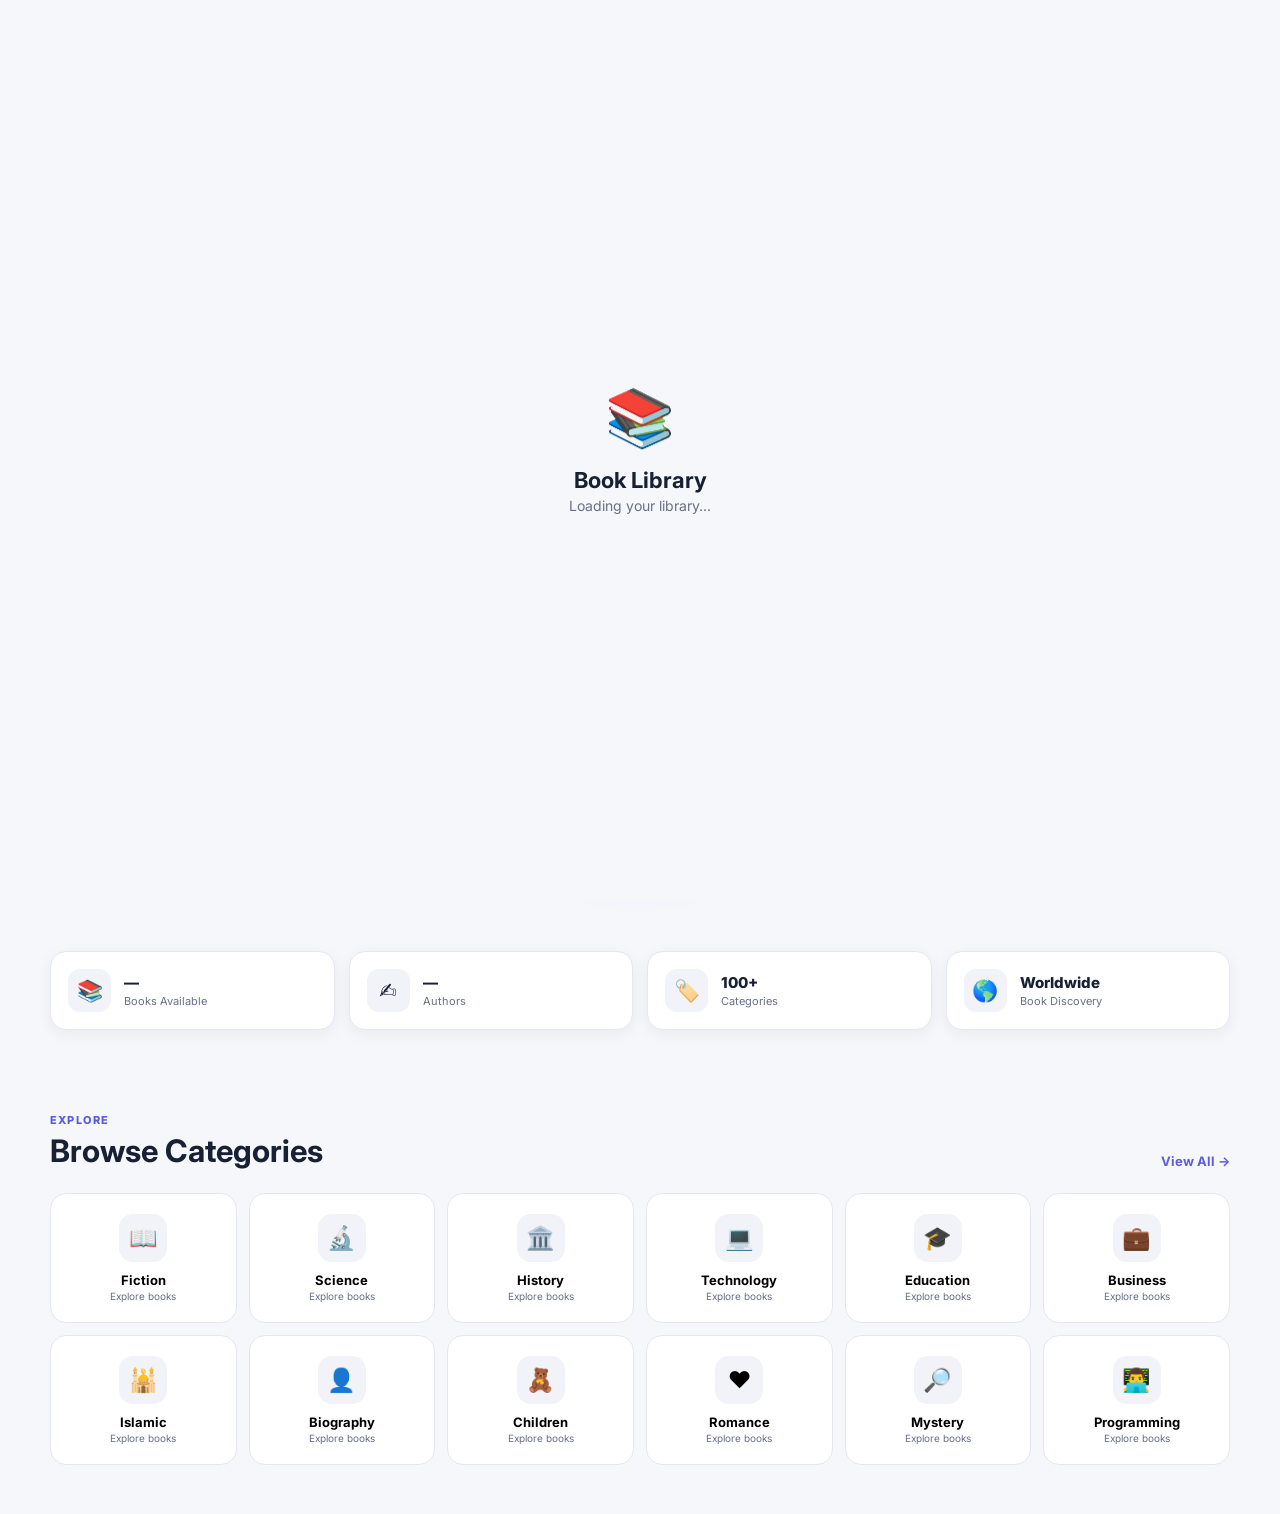
<file: index.html>
<!DOCTYPE html>
<html lang="en">
<head>
    <meta charset="UTF-8">
    <meta name="viewport" content="width=device-width, initial-scale=1.0">

    <title>Book Library</title>

    <meta
        http-equiv="refresh"
        content="0; url=index/index.html"
    >
</head>

<body>

    <p>Opening Book Library...</p>

</body>
</html>
</file>
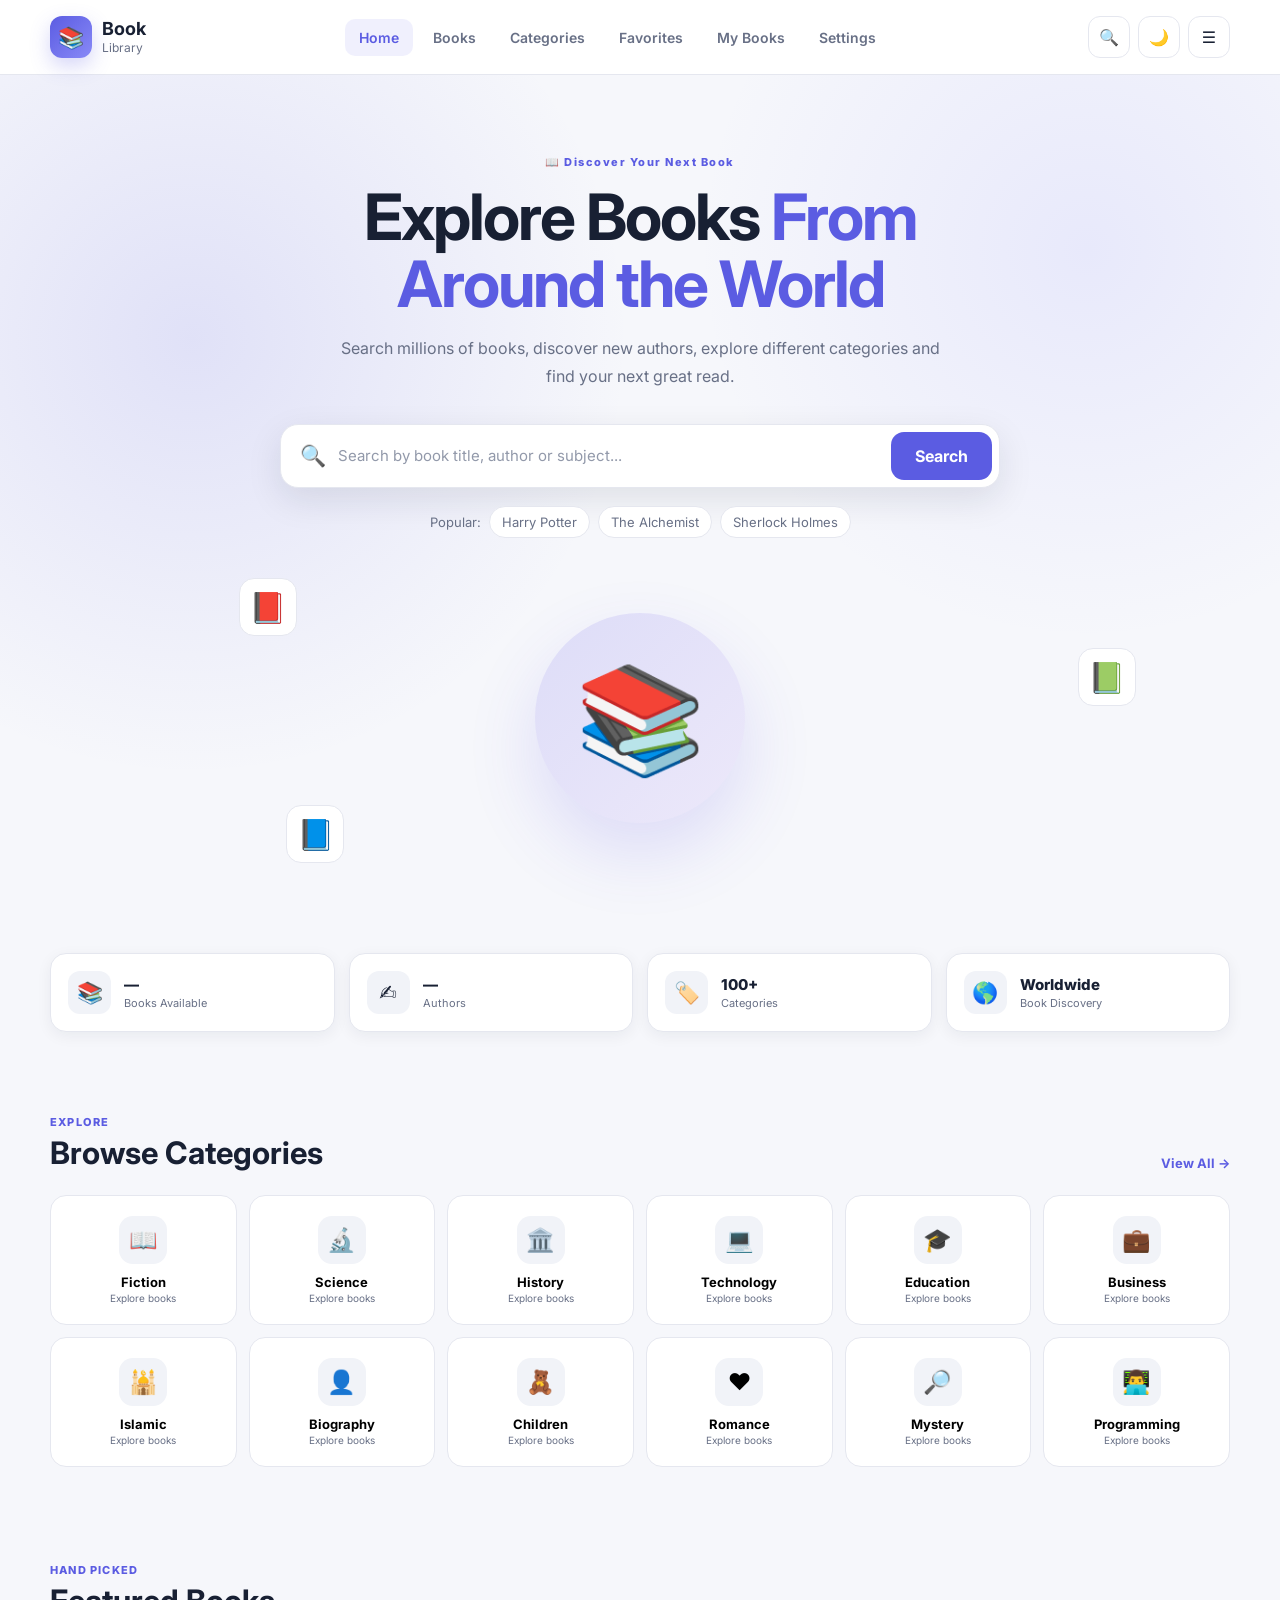
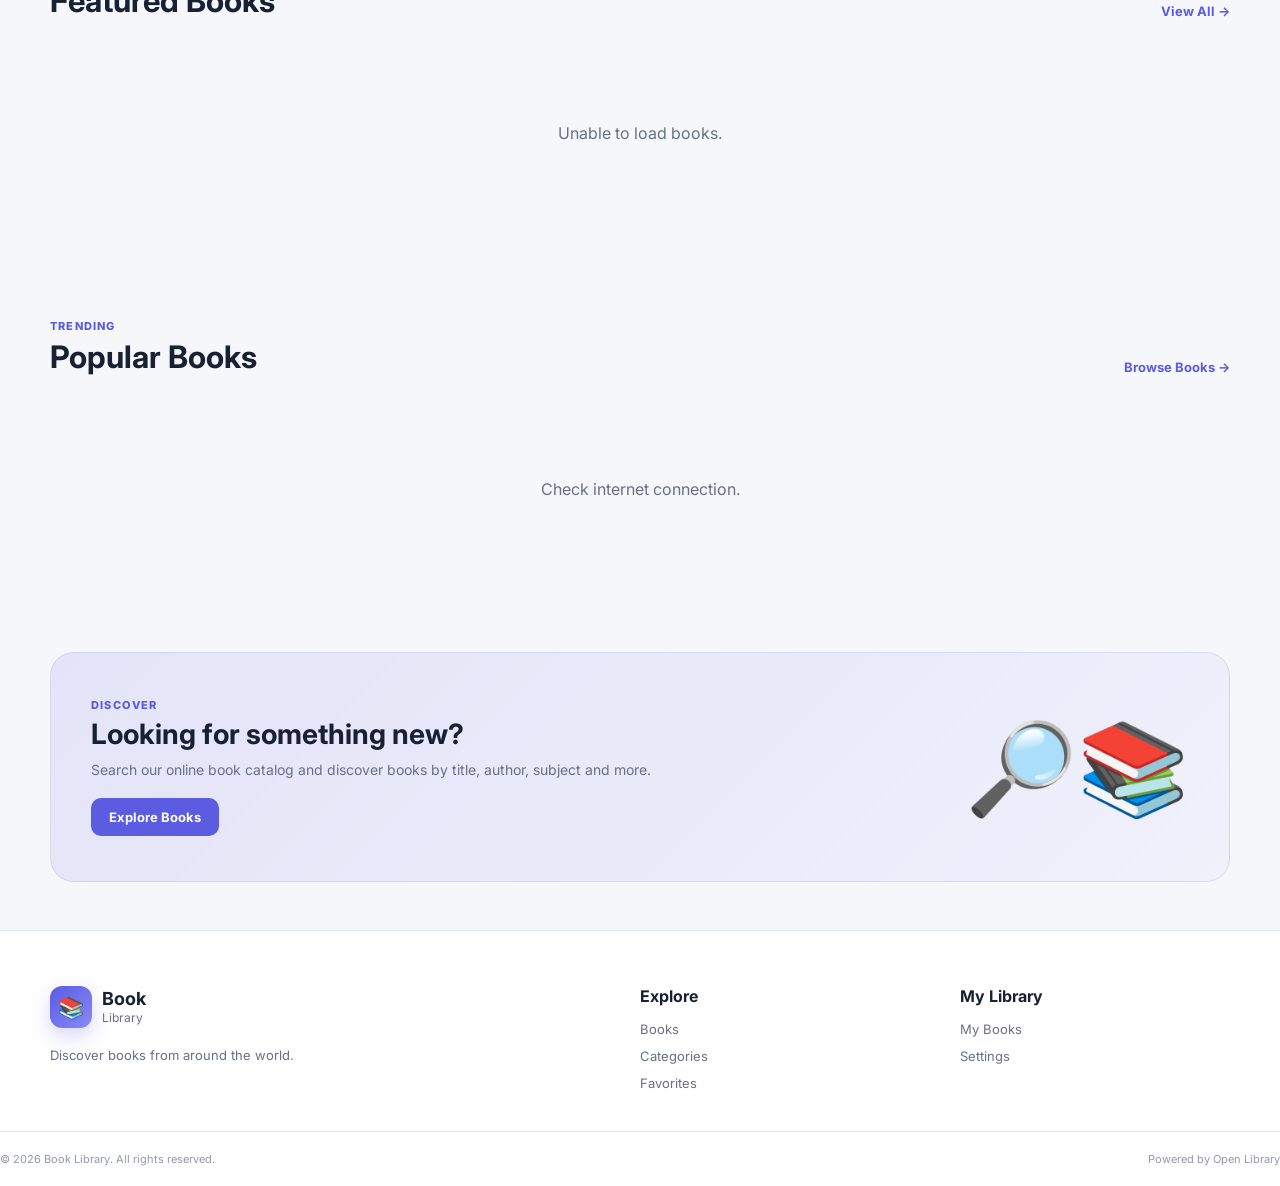
<file: index/index.html>
<!DOCTYPE html>
<html lang="en">
<head>
    <meta charset="UTF-8" />
    <meta name="viewport" content="width=device-width, initial-scale=1.0" />
    <meta name="description" content="Book Library - Discover and read books from around the world." />
    <meta name="theme-color" content="#111827" />
    <title>Book Library</title>
    <link rel="stylesheet" href="index.css" />
    <link href="https://fonts.googleapis.com/css2?family=Inter:wght@400;500;600;700;800&display=swap" rel="stylesheet" />
</head>
<body>

    <!-- ===== APP LOADER ===== -->
    <div id="appLoader" class="app-loader">
        <div class="loader-content">
            <div class="loader-book">📚</div>
            <h2>Book Library</h2>
            <p>Loading your library...</p>
        </div>
    </div>

    <!-- ===== HEADER ===== -->
    <header class="site-header">
        <div class="header-container">
            <a href="../index/index.html" class="logo">
                <span class="logo-icon">📚</span>
                <span class="logo-text"><strong>Book</strong><span>Library</span></span>
            </a>
            <nav class="desktop-nav">
                <a href="../index/index.html" class="active">Home</a>
                <a href="../books/books.html">Books</a>
                <a href="../categories/categories.html">Categories</a>
                <a href="../favorites/favorites.html">Favorites</a>
                <a href="../my-books/my-books.html">My Books</a>
                <a href="../settings/settings.html">Settings</a>
            </nav>
            <div class="header-actions">
                <button class="icon-button" id="headerSearchBtn" aria-label="Search">🔍</button>
                <button class="icon-button" id="themeToggle" aria-label="Toggle theme">🌙</button>
                <button class="icon-button" id="mobileMenuBtn" aria-label="Open menu">☰</button>
            </div>
        </div>
        <div class="mobile-menu" id="mobileMenu">
            <a href="../index/index.html" class="active">🏠 Home</a>
            <a href="../books/books.html">📚 Books</a>
            <a href="../categories/categories.html">🗂️ Categories</a>
            <a href="../favorites/favorites.html">❤️ Favorites</a>
            <a href="../my-books/my-books.html">📖 My Books</a>
            <a href="../settings/settings.html">⚙️ Settings</a>
        </div>
    </header>

    <!-- ===== MAIN CONTENT ===== -->
    <main>
        <!-- Hero Section -->
        <section class="hero-section">
            <div class="hero-container">
                <div class="hero-content">
                    <span class="hero-badge">📖 Discover Your Next Book</span>
                    <h1>Explore Books <span>From Around the World</span></h1>
                    <p class="hero-description">Search millions of books, discover new authors, explore different categories and find your next great read.</p>
                    <form id="mainSearchForm" class="main-search">
                        <span class="search-icon">🔍</span>
                        <input type="search" id="mainSearchInput" placeholder="Search by book title, author or subject..." autocomplete="off" />
                        <button type="submit" class="search-submit-button">Search</button>
                    </form>
                    <div class="quick-search">
                        <span>Popular:</span>
                        <button type="button" class="quick-search-button" data-search="Harry Potter">Harry Potter</button>
                        <button type="button" class="quick-search-button" data-search="The Alchemist">The Alchemist</button>
                        <button type="button" class="quick-search-button" data-search="Sherlock Holmes">Sherlock Holmes</button>
                    </div>
                </div>
                <div class="hero-illustration">
                    <div class="floating-book book-one">📕</div>
                    <div class="floating-book book-two">📗</div>
                    <div class="floating-book book-three">📘</div>
                    <div class="hero-book-stack">📚</div>
                </div>
            </div>
        </section>

        <!-- Stats -->
        <section class="stats-section">
            <div class="container stats-grid">
                <div class="stat-card"><div class="stat-icon">📚</div><div><strong id="totalBooksCount">—</strong><span>Books Available</span></div></div>
                <div class="stat-card"><div class="stat-icon">✍️</div><div><strong id="totalAuthorsCount">—</strong><span>Authors</span></div></div>
                <div class="stat-card"><div class="stat-icon">🏷️</div><div><strong>100+</strong><span>Categories</span></div></div>
                <div class="stat-card"><div class="stat-icon">🌎</div><div><strong>Worldwide</strong><span>Book Discovery</span></div></div>
            </div>
        </section>

        <!-- Categories -->
        <section class="section">
            <div class="container">
                <div class="section-header">
                    <div><span class="section-label">EXPLORE</span><h2>Browse Categories</h2></div>
                    <a href="../categories/categories.html" class="view-all-link">View All →</a>
                </div>
                <div id="categoryGrid" class="category-grid"></div>
            </div>
        </section>

        <!-- Featured Books -->
        <section class="section featured-section">
            <div class="container">
                <div class="section-header">
                    <div><span class="section-label">HAND PICKED</span><h2>Featured Books</h2></div>
                    <a href="../books/books.html" class="view-all-link">View All →</a>
                </div>
                <div id="featuredBooksGrid" class="books-grid">
                    <div class="books-loading"><div class="loading-spinner"></div><p>Loading books...</p></div>
                </div>
            </div>
        </section>

        <!-- Popular Books -->
        <section class="section">
            <div class="container">
                <div class="section-header">
                    <div><span class="section-label">TRENDING</span><h2>Popular Books</h2></div>
                    <a href="../books/books.html" class="view-all-link">Browse Books →</a>
                </div>
                <div id="popularBooksGrid" class="books-grid"></div>
            </div>
        </section>

        <!-- Discovery -->
        <section class="section discovery-section">
            <div class="container">
                <div class="discovery-card">
                    <div class="discovery-content">
                        <span class="section-label">DISCOVER</span>
                        <h2>Looking for something new?</h2>
                        <p>Search our online book catalog and discover books by title, author, subject and more.</p>
                        <a href="../books/books.html" class="primary-button">Explore Books</a>
                    </div>
                    <div class="discovery-icon">🔎📚</div>
                </div>
            </div>
        </section>

        <!-- Recently Viewed -->
        <section id="recentSection" class="section recent-section">
            <div class="container">
                <div class="section-header">
                    <div><span class="section-label">YOUR ACTIVITY</span><h2>Recently Viewed</h2></div>
                </div>
                <div id="recentBooksGrid" class="books-grid"></div>
            </div>
        </section>
    </main>

    <!-- ===== FOOTER ===== -->
    <footer class="site-footer">
        <div class="container footer-grid">
            <div class="footer-brand">
                <a href="../index/index.html" class="logo">
                    <span class="logo-icon">📚</span>
                    <span class="logo-text"><strong>Book</strong><span>Library</span></span>
                </a>
                <p>Discover books from around the world.</p>
            </div>
            <div class="footer-column">
                <h4>Explore</h4>
                <a href="../books/books.html">Books</a>
                <a href="../categories/categories.html">Categories</a>
                <a href="../favorites/favorites.html">Favorites</a>
            </div>
            <div class="footer-column">
                <h4>My Library</h4>
                <a href="../my-books/my-books.html">My Books</a>
                <a href="../settings/settings.html">Settings</a>
            </div>
        </div>
        <div class="footer-bottom">
            <p>© <span id="currentYear"></span> Book Library. All rights reserved.</p>
            <span>Powered by Open Library</span>
        </div>
    </footer>

    <!-- ===== MOBILE BOTTOM NAV ===== -->
    <nav class="mobile-bottom-nav">
        <a href="../index/index.html" class="active"><span>🏠</span><small>Home</small></a>
        <a href="../books/books.html"><span>📚</span><small>Books</small></a>
       <a href="../categories/categories.html"><span>🗂️</span><small>Categories</small></a>
        <a href="../favorites/favorites.html"><span>❤️</span><small>Favorites</small></a>
        <a href="../my-books/my-books.html"><span>📖</span><small>My Books</small></a>
    </nav>

    <!-- ===== TOAST ===== -->
    <div id="toast" class="toast"><span id="toastIcon">✓</span><span id="toastMessage">Done</span></div>

    <script src="index.js"></script>
</body>
</html>
</file>
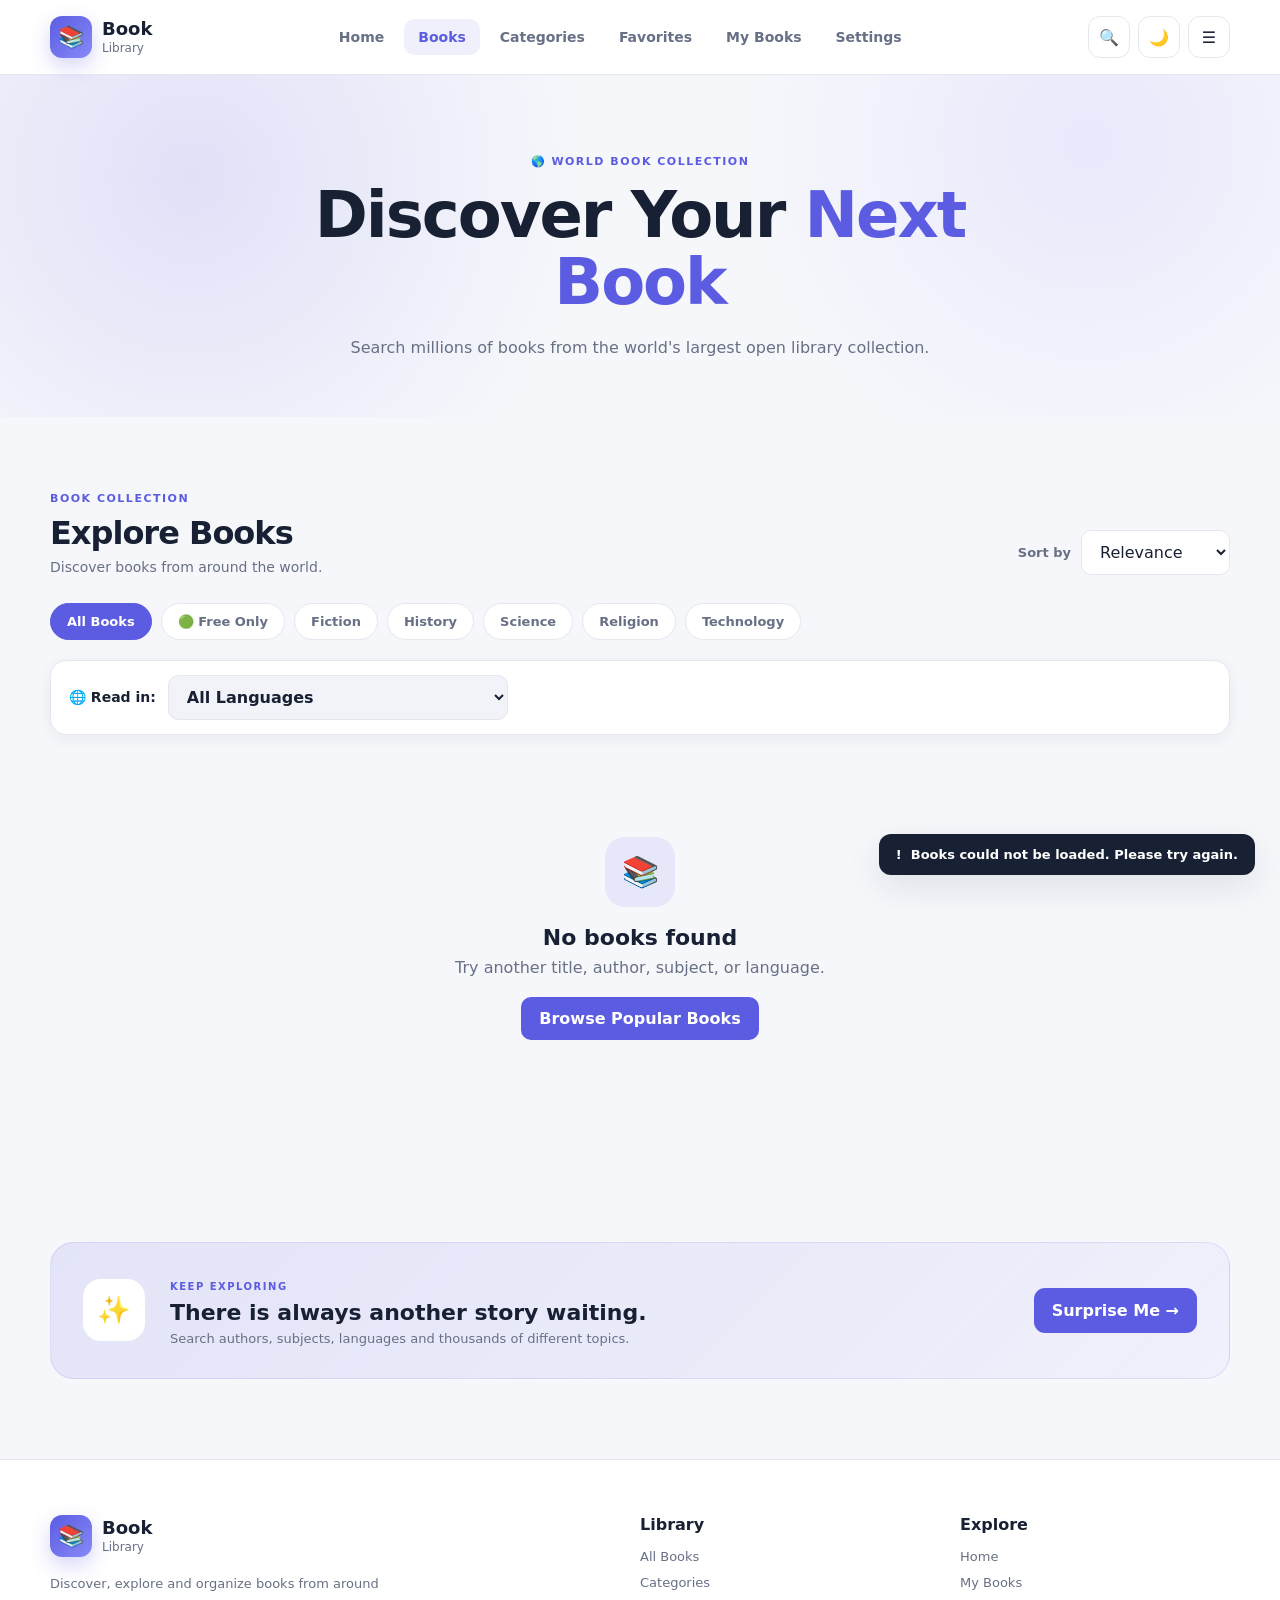
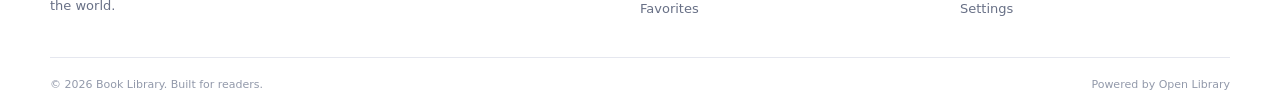
<file: books/books.html>
<!DOCTYPE html>
<html lang="en">
<head>
    <meta charset="UTF-8" />
    <meta name="viewport" content="width=device-width, initial-scale=1.0" />
    <title>Books — Book Library</title>
    <link rel="stylesheet" href="books.css" />
</head>
<body>

    <!-- HEADER -->
    <header class="site-header">
        <div class="header-container">
            <a href="../index/index.html" class="logo">
                <span class="logo-icon">📚</span>
                <span class="logo-text"><strong>Book</strong><span>Library</span></span>
            </a>
            <nav class="desktop-nav">
                <a href="../index/index.html">Home</a>
                <a href="books.html" class="active">Books</a>
                <a href="../categories/categories.html">Categories</a>
                <a href="../favorites/favorites.html">Favorites</a>
                <a href="../my-books/my-books.html">My Books</a>
                <a href="../settings/settings.html">Settings</a>
            </nav>
            <div class="header-actions">
                <button class="icon-button" id="headerSearchBtn" aria-label="Search">🔍</button>
                <button class="icon-button" id="themeToggle" aria-label="Toggle theme">🌙</button>
                <button class="icon-button" id="mobileMenuButton" aria-label="Open menu">☰</button>
            </div>
        </div>
        <div class="mobile-menu" id="mobileMenu">
            <a href="../index/index.html">🏠 Home</a>
            <a href="books.html" class="active">📚 Books</a>
            <a href="../categories/categories.html">🗂️ Categories</a>
            <a href="../favorites/favorites.html">❤️ Favorites</a>
            <a href="../my-books/my-books.html">📖 My Books</a>
            <a href="../settings/settings.html">⚙️ Settings</a>
        </div>
    </header>

    <main>
        <section class="books-hero">
            <div class="hero-container">
                <div class="hero-content">
                    <span class="eyebrow">🌎 WORLD BOOK COLLECTION</span>
                    <h1>Discover Your <span>Next Book</span></h1>
                    <p>Search millions of books from the world's largest open library collection.</p>
                </div>
            </div>
        </section>

        <section class="books-section">
            <div class="container">
                <div class="books-topbar">
                    <div>
                        <span class="section-label">BOOK COLLECTION</span>
                        <h2 id="resultsTitle">Explore Books</h2>
                        <p id="resultsInfo">Discover books from around the world.</p>
                    </div>
                    <div class="sort-box">
                        <label for="sortSelect">Sort by</label>
                        <select id="sortSelect">
                            <option value="relevance">Relevance</option>
                            <option value="new">Newest First</option>
                            <option value="old">Oldest First</option>
                            <option value="title">Title A–Z</option>
                        </select>
                    </div>
                </div>

                <!-- FILTERS -->
                <div class="filters">
                    <button class="filter-btn active" data-filter="all">All Books</button>
                    <button class="filter-btn" data-filter="free">🟢 Free Only</button>
                    <button class="filter-btn" data-filter="fiction">Fiction</button>
                    <button class="filter-btn" data-filter="history">History</button>
                    <button class="filter-btn" data-filter="science">Science</button>
                    <button class="filter-btn" data-filter="religion">Religion</button>
                    <button class="filter-btn" data-filter="technology">Technology</button>
                </div>

                <!-- LANGUAGE SELECTOR -->
                <div class="language-box">
                    <label for="languageSelect">🌐 Read in:</label>
                    <select id="languageSelect">
                        <option value="all">All Languages</option>
                        <option value="eng">English</option>
                        <option value="urd">اردو (Urdu)</option>
                        <option value="ara">العربية (Arabic)</option>
                        <option value="hin">हिन्दी (Hindi)</option>
                        <option value="fre">Français (French)</option>
                        <option value="ger">Deutsch (German)</option>
                        <option value="spa">Español (Spanish)</option>
                        <option value="ita">Italiano (Italian)</option>
                        <option value="por">Português (Portuguese)</option>
                        <option value="rus">Русский (Russian)</option>
                        <option value="chi">中文 (Chinese)</option>
                        <option value="jpn">日本語 (Japanese)</option>
                        <option value="tur">Türkçe (Turkish)</option>
                        <option value="per">فارسی (Persian)</option>
                    </select>
                </div>

                <!-- LANGUAGE NOTICE -->
                <div class="language-notice" id="languageNotice"></div>

                <div class="loading-state" id="loadingState">
                    <div class="spinner"></div>
                    <h3>Finding books...</h3>
                    <p>Searching the online library.</p>
                </div>

                <div class="books-grid" id="booksGrid"></div>

                <div class="empty-state" id="emptyState">
                    <div class="empty-icon">📚</div>
                    <h3>No books found</h3>
                    <p>Try another title, author, subject, or language.</p>
                    <button id="resetSearch">Browse Popular Books</button>
                </div>

                <div class="load-more-wrapper">
                    <button class="load-more" id="loadMoreButton">
                        <span>Load More Books</span>
                        <span>↓</span>
                    </button>
                </div>

                <div class="pagination-info" id="paginationInfo"></div>
            </div>
        </section>

        <section class="discovery-section">
            <div class="container">
                <div class="discovery-card">
                    <div class="discovery-icon">✨</div>
                    <div class="discovery-content">
                        <span>KEEP EXPLORING</span>
                        <h2>There is always another story waiting.</h2>
                        <p>Search authors, subjects, languages and thousands of different topics.</p>
                    </div>
                    <button id="randomBookButton">Surprise Me <span>→</span></button>
                </div>
            </div>
        </section>
    </main>

    <footer class="site-footer">
        <div class="container">
            <div class="footer-grid">
                <div class="footer-brand">
                    <a href="../index/index.html" class="logo">
                        <span class="logo-icon">📚</span>
                        <span class="logo-text"><strong>Book</strong><span>Library</span></span>
                    </a>
                    <p>Discover, explore and organize books from around the world.</p>
                </div>
                <div class="footer-column">
                    <h4>Library</h4>
                    <a href="books.html">All Books</a>
                    <a href="../categories/categories.html">Categories</a>
                    <a href="../favorites/favorites.html">Favorites</a>
                </div>
                <div class="footer-column">
                    <h4>Explore</h4>
                    <a href="../index/index.html">Home</a>
                    <a href="../my-books/my-books.html">My Books</a>
                    <a href="../settings/settings.html">Settings</a>
                </div>
            </div>
            <div class="footer-bottom">
                <p>© 2026 Book Library. Built for readers.</p>
                <span>Powered by Open Library</span>
            </div>
        </div>
    </footer>

    <nav class="mobile-bottom-nav">
        <a href="../index/index.html"><span>🏠</span><small>Home</small></a>
        <a href="books.html" class="active"><span>📚</span><small>Books</small></a>
        <a href="../categories/categories.html"><span>🗂️</span><small>Categories</small></a>
        <a href="../favorites/favorites.html"><span>❤️</span><small>Favorites</small></a>
        <a href="../my-books/my-books.html"><span>📖</span><small>My Books</small></a>
    </nav>

    <div class="toast" id="toast">
        <span id="toastIcon">✓</span>
        <span id="toastMessage">Done</span>
    </div>

    <script src="books.js"></script>
</body>
</html>
</file>
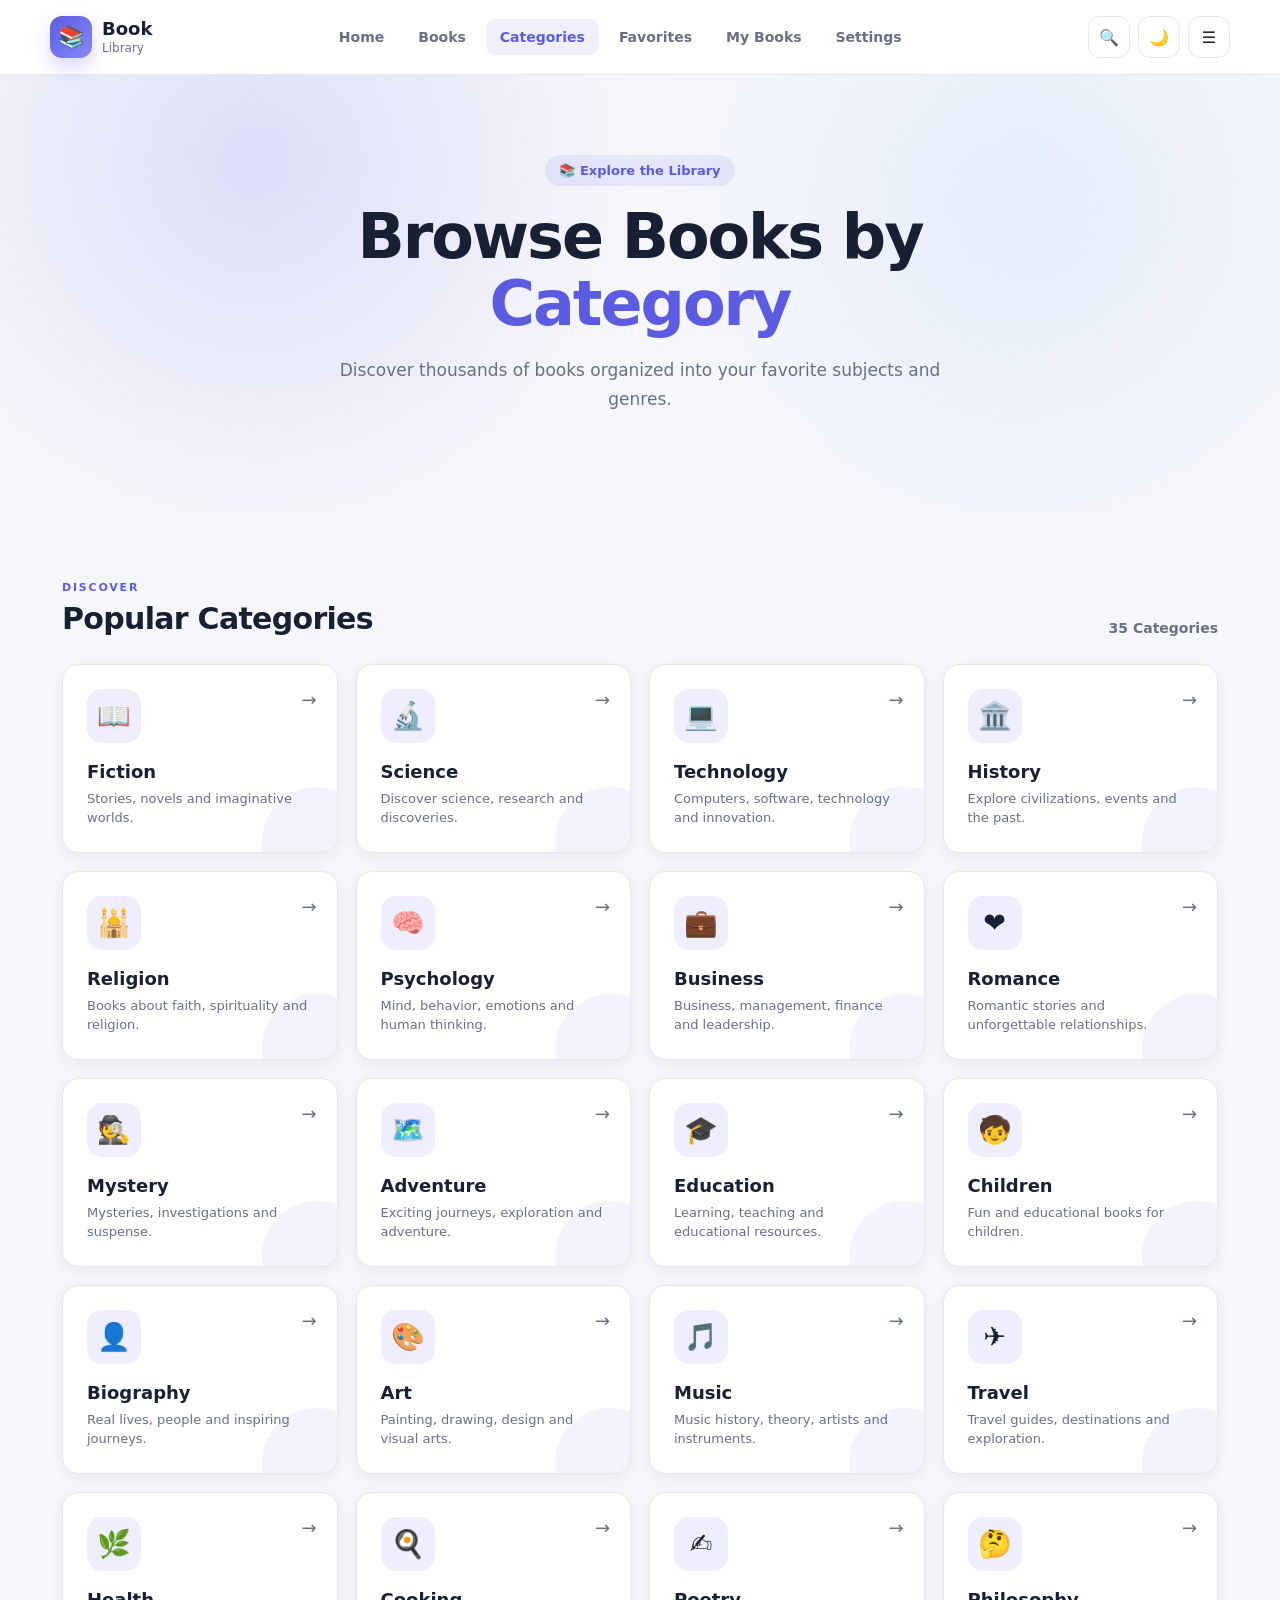
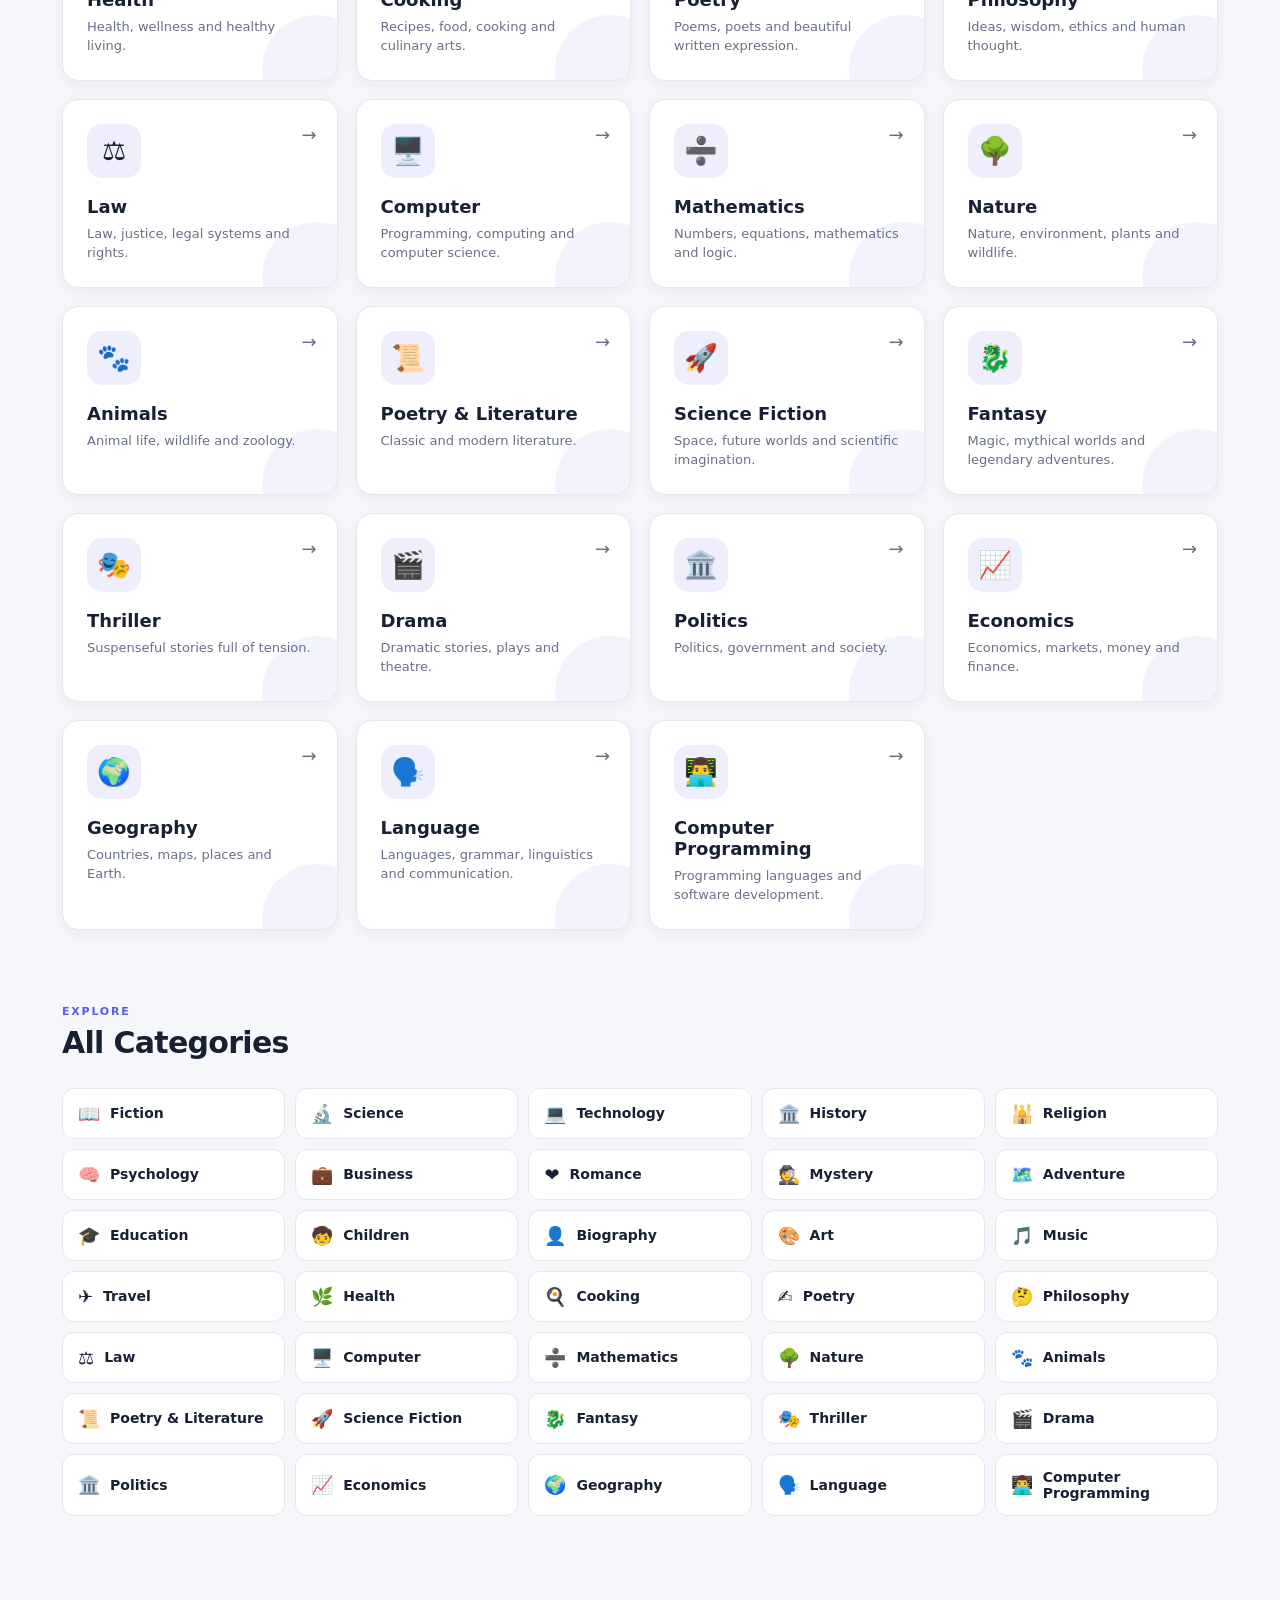
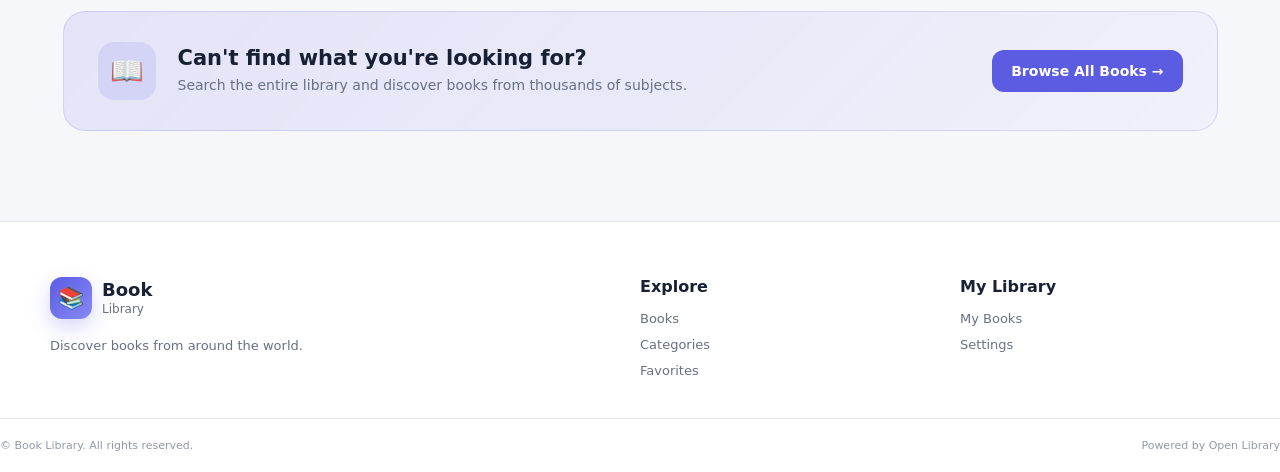
<file: categories/categories.html>
<!DOCTYPE html>
<html lang="en">
<head>
    <meta charset="UTF-8" />
    <meta name="viewport" content="width=device-width, initial-scale=1.0" />
    <title>Categories — Book Library</title>
    <link rel="stylesheet" href="categories.css" />
</head>
<body>

    <!-- ===== HEADER (UNIFIED - SAME AS BOOKS PAGE) ===== -->
    <header class="site-header">
        <div class="header-container">
            <a href="../index/index.html" class="logo">
                <span class="logo-icon">📚</span>
                <span class="logo-text"><strong>Book</strong><span>Library</span></span>
            </a>
            <nav class="desktop-nav">
                <a href="../index/index.html">Home</a>
                <a href="../books/books.html">Books</a>
                <a href="../categories/categories.html" class="active">Categories</a>
                <a href="../favorites/favorites.html">Favorites</a>
                <a href="../my-books/my-books.html">My Books</a>
                <a href="../settings/settings.html">Settings</a>
            </nav>
            <div class="header-actions">
                <button class="icon-button" id="headerSearchBtn" aria-label="Search">🔍</button>
                <button class="icon-button" id="themeToggle" aria-label="Toggle theme">🌙</button>
                <button class="icon-button" id="mobileMenuButton" aria-label="Open menu">☰</button>
            </div>
        </div>
        <div class="mobile-menu" id="mobileMenu">
            <a href="../index/index.html">🏠 Home</a>
            <a href="../books/books.html">📚 Books</a>
            <a href="../categories/categories.html" class="active">🗂️ Categories</a>
            <a href="../favorites/favorites.html">❤️ Favorites</a>
            <a href="../my-books/my-books.html">📖 My Books</a>
            <a href="../settings/settings.html">⚙️ Settings</a>
        </div>
    </header>

    <!-- ===== MAIN CONTENT ===== -->
    <main>
        <!-- HERO -->
        <section class="categories-hero">
            <div class="hero-content">
                <span class="hero-badge">📚 Explore the Library</span>
                <h1>Browse Books by <span>Category</span></h1>
                <p>Discover thousands of books organized into your favorite subjects and genres.</p>
            </div>
        </section>

        <!-- POPULAR CATEGORIES -->
        <section class="categories-section">
            <div class="section-heading">
                <div>
                    <span class="section-label">DISCOVER</span>
                    <h2>Popular Categories</h2>
                </div>
                <span class="category-count" id="categoryCount">0 Categories</span>
            </div>
            <div class="categories-grid" id="categoriesGrid"></div>
            <div class="no-results" id="noResults" style="display:none;">
                <div class="no-results-icon">🔍</div>
                <h3>No categories found</h3>
                <p>Try searching for another category.</p>
            </div>
        </section>

        <!-- ALL CATEGORIES -->
        <section class="all-categories-section">
            <div class="section-heading">
                <div>
                    <span class="section-label">EXPLORE</span>
                    <h2>All Categories</h2>
                </div>
            </div>
            <div class="category-list" id="categoryList"></div>
        </section>

        <!-- CTA -->
        <section class="category-cta">
            <div class="cta-icon">📖</div>
            <div class="cta-content">
                <h2>Can't find what you're looking for?</h2>
                <p>Search the entire library and discover books from thousands of subjects.</p>
            </div>
            <a href="../books/books.html" class="cta-btn">Browse All Books →</a>
        </section>
    </main>

    <!-- ===== FOOTER ===== -->
    <footer class="site-footer">
        <div class="container footer-grid">
            <div class="footer-brand">
                <a href="../index/index.html" class="logo">
                    <span class="logo-icon">📚</span>
                    <span class="logo-text"><strong>Book</strong><span>Library</span></span>
                </a>
                <p>Discover books from around the world.</p>
            </div>
            <div class="footer-column">
                <h4>Explore</h4>
                <a href="../books/books.html">Books</a>
                <a href="../categories/categories.html">Categories</a>
                <a href="../favorites/favorites.html">Favorites</a>
            </div>
            <div class="footer-column">
                <h4>My Library</h4>
                <a href="../my-books/my-books.html">My Books</a>
                <a href="../settings/settings.html">Settings</a>
            </div>
        </div>
        <div class="footer-bottom">
            <p>© <span id="currentYear"></span> Book Library. All rights reserved.</p>
            <span>Powered by Open Library</span>
        </div>
    </footer>

    <!-- ===== MOBILE BOTTOM NAV (SAME AS OTHER PAGES) ===== -->
    <nav class="mobile-bottom-nav">
        <a href="../index/index.html"><span>🏠</span><small>Home</small></a>
        <a href="../books/books.html"><span>📚</span><small>Books</small></a>
        <a href="../categories/categories.html" class="active"><span>🗂️</span><small>Categories</small></a>
        <a href="../favorites/favorites.html"><span>❤️</span><small>Favorites</small></a>
        <a href="../my-books/my-books.html"><span>📖</span><small>My Books</small></a>
    </nav>

    <!-- ===== TOAST ===== -->
    <div class="toast" id="toast"><span id="toastIcon">✓</span><span id="toastMessage">Done</span></div>

    <script src="categories.js"></script>
</body>
</html>
</file>
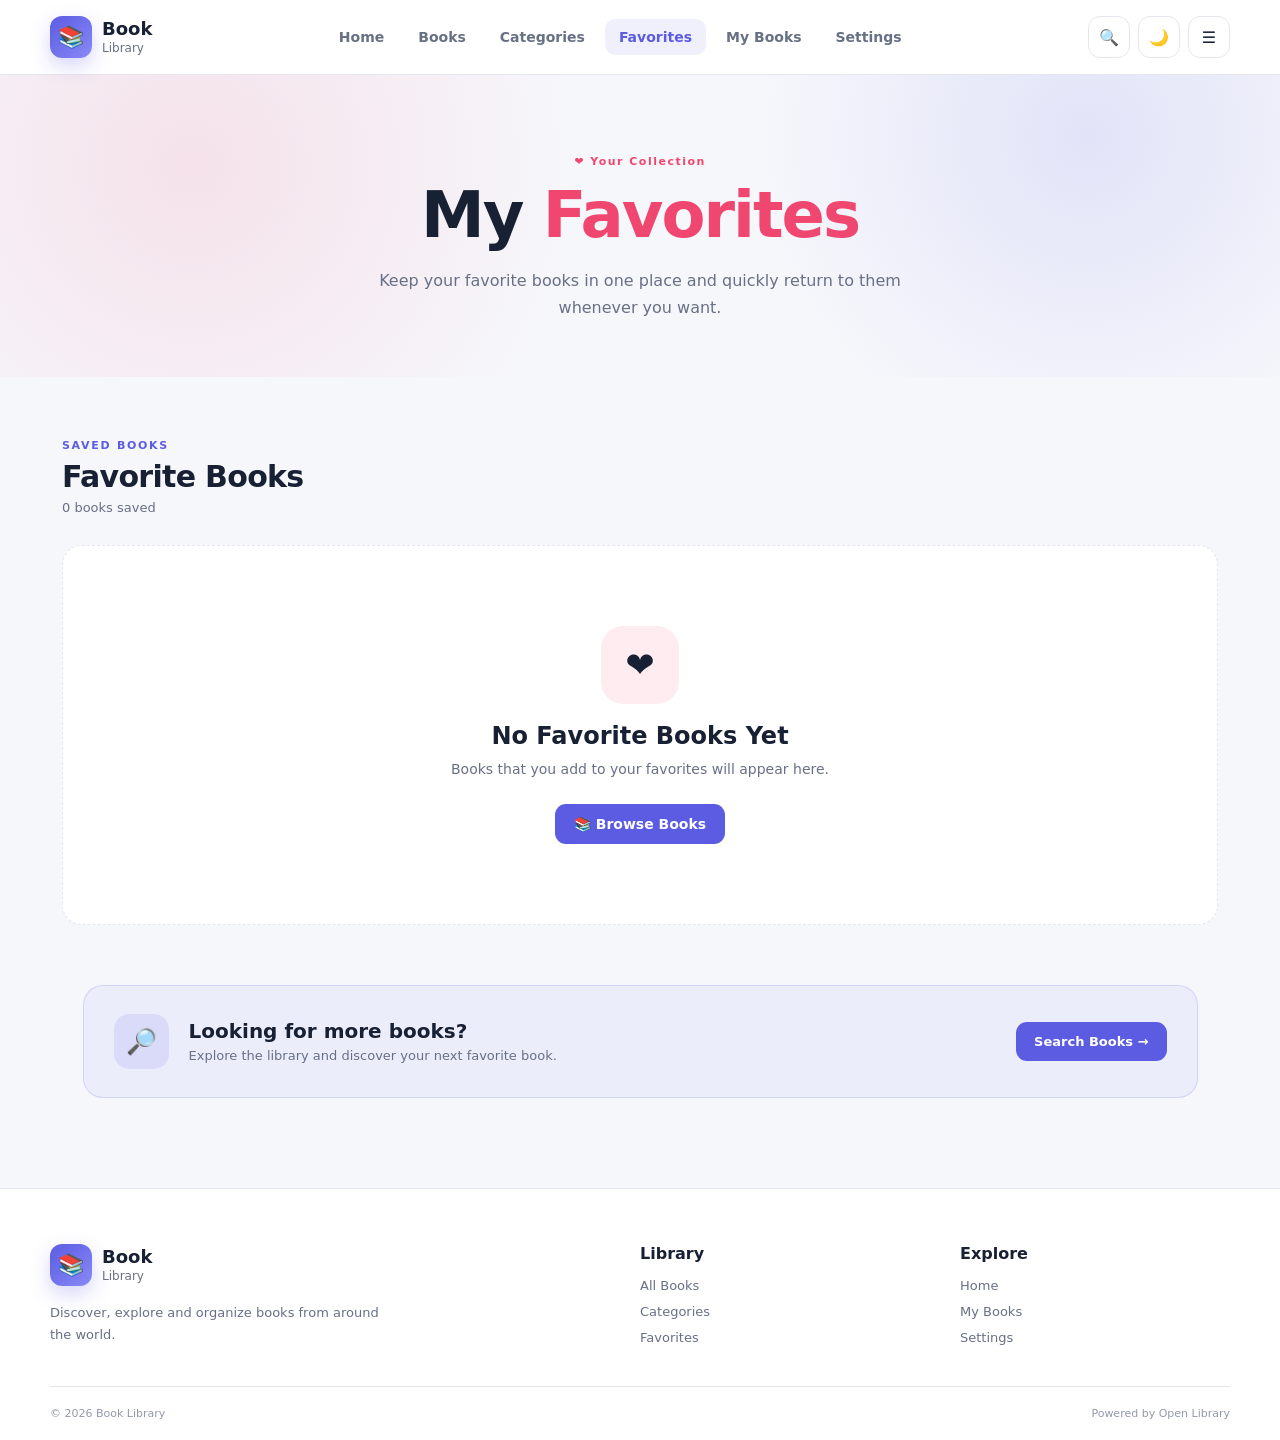
<file: favorites/favorites.html>
<!DOCTYPE html>
<html lang="en">
<head>
    <meta charset="UTF-8" />
    <meta name="viewport" content="width=device-width, initial-scale=1.0" />
    <title>Favorites — Book Library</title>
    <link rel="stylesheet" href="favorites.css" />
</head>
<body>

    <!-- ===== HEADER (UNIFIED - SAME AS BOOKS PAGE) ===== -->
    <header class="site-header">
        <div class="header-container">
            <a href="../index/index.html" class="logo">
                <span class="logo-icon">📚</span>
                <span class="logo-text"><strong>Book</strong><span>Library</span></span>
            </a>
            <nav class="desktop-nav">
                <a href="../index/index.html">Home</a>
                <a href="../books/books.html">Books</a>
                <a href="../categories/categories.html">Categories</a>
                <a href="../favorites/favorites.html" class="active">Favorites</a>
                <a href="../my-books/my-books.html">My Books</a>
                <a href="../settings/settings.html">Settings</a>
            </nav>
            <div class="header-actions">
                <button class="icon-button" id="headerSearchBtn" aria-label="Search">🔍</button>
                <button class="icon-button" id="themeToggle" aria-label="Toggle theme">🌙</button>
                <button class="icon-button" id="mobileMenuButton" aria-label="Open menu">☰</button>
            </div>
        </div>
        <div class="mobile-menu" id="mobileMenu">
            <a href="../index/index.html">🏠 Home</a>
            <a href="../books/books.html">📚 Books</a>
            <a href="../categories/categories.html">🗂️ Categories</a>
            <a href="../favorites/favorites.html" class="active">❤️ Favorites</a>
            <a href="../my-books/my-books.html">📖 My Books</a>
            <a href="../settings/settings.html">⚙️ Settings</a>
        </div>
    </header>

    <!-- ===== MAIN CONTENT ===== -->
    <main>
        <!-- HERO -->
        <section class="favorites-hero">
            <div class="hero-content">
                <span class="hero-badge">❤️ Your Collection</span>
                <h1>My <span>Favorites</span></h1>
                <p>Keep your favorite books in one place and quickly return to them whenever you want.</p>
            </div>
        </section>

        <!-- FAVORITES LIST -->
        <section class="favorites-section">
            <div class="section-heading">
                <div>
                    <span class="section-label">SAVED BOOKS</span>
                    <h2>Favorite Books</h2>
                    <p class="favorites-info" id="favoritesInfo">0 books saved</p>
                </div>
                <button class="clear-btn" id="clearAllBtn">🗑️ Clear All</button>
            </div>
            <div class="books-grid" id="booksGrid"></div>
            <div class="empty-state" id="emptyState" style="display:none;">
                <div class="empty-icon">❤️</div>
                <h2>No Favorite Books Yet</h2>
                <p>Books that you add to your favorites will appear here.</p>
                <a href="../books/books.html" class="browse-btn">📚 Browse Books</a>
            </div>
        </section>

        <!-- DISCOVERY -->
        <section class="discovery-section">
            <div class="discovery-card">
                <div class="discovery-icon">🔎</div>
                <div class="discovery-content">
                    <h2>Looking for more books?</h2>
                    <p>Explore the library and discover your next favorite book.</p>
                </div>
                <a href="../search/search.html" class="discovery-btn">Search Books →</a>
            </div>
        </section>
    </main>

    <!-- ===== FOOTER ===== -->
    <footer class="site-footer">
        <div class="container">
            <div class="footer-grid">
                <div class="footer-brand">
                    <a href="../index/index.html" class="logo">
                        <span class="logo-icon">📚</span>
                        <span class="logo-text"><strong>Book</strong><span>Library</span></span>
                    </a>
                    <p>Discover, explore and organize books from around the world.</p>
                </div>
                <div class="footer-column">
                    <h4>Library</h4>
                    <a href="../books/books.html">All Books</a>
                    <a href="../categories/categories.html">Categories</a>
                    <a href="../favorites/favorites.html">Favorites</a>
                </div>
                <div class="footer-column">
                    <h4>Explore</h4>
                    <a href="../index/index.html">Home</a>
                    <a href="../my-books/my-books.html">My Books</a>
                    <a href="../settings/settings.html">Settings</a>
                </div>
            </div>
            <div class="footer-bottom">
                <span>© 2026 Book Library</span>
                <span>Powered by Open Library</span>
            </div>
        </div>
    </footer>

    <!-- ===== MOBILE BOTTOM NAV ===== -->
    <nav class="mobile-bottom-nav">
        <a href="../index/index.html"><span>🏠</span><small>Home</small></a>
        <a href="../books/books.html"><span>📚</span><small>Books</small></a>
        <a href="../categories/categories.html"><span>🗂️</span><small>Categories</small></a>
        <a href="../favorites/favorites.html" class="active"><span>❤️</span><small>Favorites</small></a>
        <a href="../my-books/my-books.html"><span>📖</span><small>My Books</small></a>
    </nav>

    <!-- ===== CONFIRM MODAL ===== -->
    <div class="modal-overlay" id="confirmModal">
        <div class="confirm-modal">
            <div class="modal-icon">🗑️</div>
            <h3>Clear Favorites?</h3>
            <p>Are you sure you want to remove all favorite books?</p>
            <div class="modal-actions">
                <button class="cancel-btn" id="cancelClearBtn">Cancel</button>
                <button class="confirm-btn" id="confirmClearBtn">Clear All</button>
            </div>
        </div>
    </div>

    <!-- ===== TOAST ===== -->
    <div class="toast" id="toast"><span id="toastIcon">✓</span><span id="toastMessage">Done</span></div>

    <script src="favorites.js"></script>
</body>
</html>
</file>
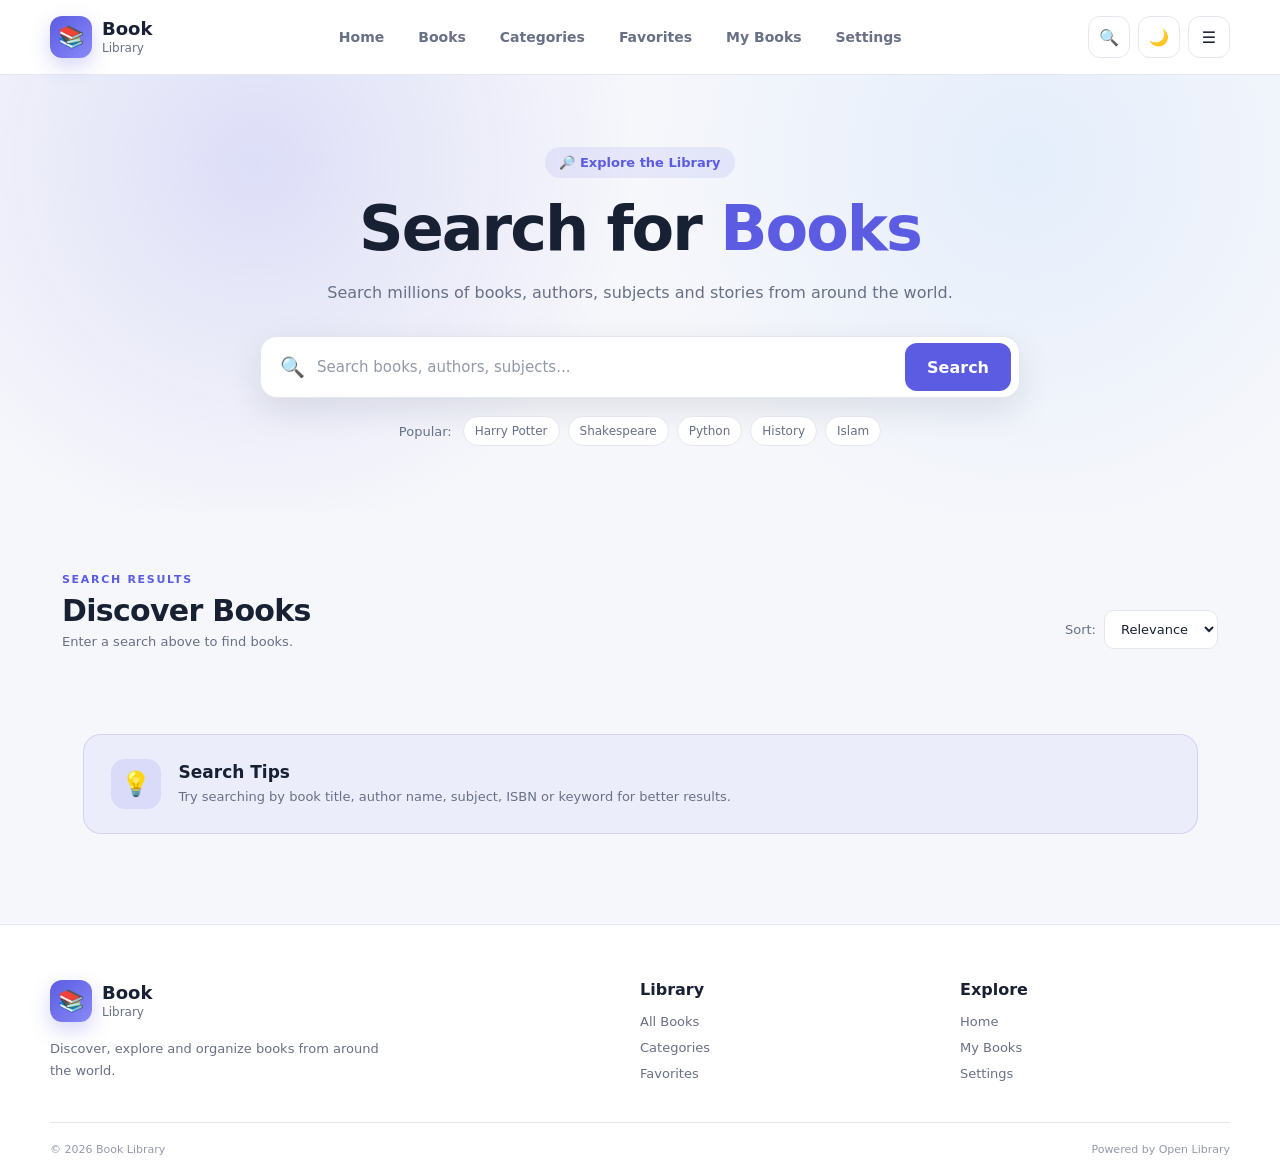
<file: search/search.html>
<!DOCTYPE html>
<html lang="en">
<head>
    <meta charset="UTF-8" />
    <meta name="viewport" content="width=device-width, initial-scale=1.0" />
    <title>Search Books — Book Library</title>
    <link rel="stylesheet" href="search.css" />
</head>
<body>

    <!-- ===== HEADER (UNIFIED - BOOKS PAGE STYLE) ===== -->
    <header class="site-header">
        <div class="header-container">
            <a href="../index/index.html" class="logo">
                <span class="logo-icon">📚</span>
                <span class="logo-text"><strong>Book</strong><span>Library</span></span>
            </a>
            <nav class="desktop-nav">
                <a href="../index/index.html">Home</a>
                <a href="../books/books.html">Books</a>
                <a href="../categories/categories.html">Categories</a>
                <a href="../favorites/favorites.html">Favorites</a>
                <a href="../my-books/my-books.html">My Books</a>
                <a href="../settings/settings.html">Settings</a>
            </nav>
            <div class="header-actions">
                <button class="icon-button" id="headerSearchBtn" aria-label="Search">🔍</button>
                <button class="icon-button" id="themeToggle" aria-label="Toggle theme">🌙</button>
                <button class="icon-button" id="mobileMenuButton" aria-label="Open menu">☰</button>
            </div>
        </div>
        <div class="mobile-menu" id="mobileMenu">
            <a href="../index/index.html">🏠 Home</a>
            <a href="../books/books.html">📚 Books</a>
            <a href="../categories/categories.html">🗂️ Categories</a>
            <a href="../favorites/favorites.html">❤️ Favorites</a>
            <a href="../my-books/my-books.html">📖 My Books</a>
            <a href="../settings/settings.html">⚙️ Settings</a>
        </div>
    </header>

    <!-- ===== MAIN CONTENT ===== -->
    <main>

        <!-- SEARCH HERO -->
        <section class="search-hero">
            <div class="hero-content">
                <span class="hero-badge">🔎 Explore the Library</span>
                <h1>Search for <span>Books</span></h1>
                <p>Search millions of books, authors, subjects and stories from around the world.</p>

                <form class="main-search" id="searchForm">
                    <span class="search-icon">🔍</span>
                    <input type="search" id="searchInput" placeholder="Search books, authors, subjects..." autocomplete="off" spellcheck="false" />
                    <button type="submit" class="search-button">Search</button>
                </form>

                <div class="quick-searches">
                    <span>Popular:</span>
                    <button data-query="Harry Potter">Harry Potter</button>
                    <button data-query="William Shakespeare">Shakespeare</button>
                    <button data-query="Python programming">Python</button>
                    <button data-query="History">History</button>
                    <button data-query="Islam">Islam</button>
                </div>
            </div>
        </section>

        <!-- SEARCH RESULTS -->
        <section class="results-section">
            <div class="results-top">
                <div>
                    <span class="section-label">SEARCH RESULTS</span>
                    <h2 id="resultsTitle">Discover Books</h2>
                    <p class="results-info" id="resultsInfo">Enter a search above to find books.</p>
                </div>
                <div class="sort-wrapper">
                    <label for="sortSelect">Sort:</label>
                    <select id="sortSelect">
                        <option value="relevance">Relevance</option>
                        <option value="new">Newest</option>
                        <option value="old">Oldest</option>
                        <option value="title">Title A-Z</option>
                    </select>
                </div>
            </div>

            <div class="loading-container" id="loadingContainer" style="display:none;">
                <div class="loader"></div>
                <h3>Searching books...</h3>
                <p>Please wait a moment.</p>
            </div>

            <div class="books-grid" id="booksGrid"></div>

            <div class="no-results" id="noResults" style="display:none;">
                <div class="no-results-icon">🔎</div>
                <h3>No books found</h3>
                <p>Try another book title, author or subject.</p>
                <button id="clearSearchBtn" class="secondary-button">Clear Search</button>
            </div>

            <div class="load-more-container" id="loadMoreContainer" style="display:none;">
                <button id="loadMoreBtn" class="load-more-btn">Load More Books</button>
            </div>
        </section>

        <!-- SEARCH TIPS -->
        <section class="tips-section">
            <div class="tips-card">
                <div class="tips-icon">💡</div>
                <div>
                    <h3>Search Tips</h3>
                    <p>Try searching by book title, author name, subject, ISBN or keyword for better results.</p>
                </div>
            </div>
        </section>

    </main>

    <!-- ===== FOOTER ===== -->
    <footer class="site-footer">
        <div class="container">
            <div class="footer-grid">
                <div class="footer-brand">
                    <a href="../index/index.html" class="logo">
                        <span class="logo-icon">📚</span>
                        <span class="logo-text"><strong>Book</strong><span>Library</span></span>
                    </a>
                    <p>Discover, explore and organize books from around the world.</p>
                </div>
                <div class="footer-column">
                    <h4>Library</h4>
                    <a href="../books/books.html">All Books</a>
                    <a href="../categories/categories.html">Categories</a>
                    <a href="../favorites/favorites.html">Favorites</a>
                </div>
                <div class="footer-column">
                    <h4>Explore</h4>
                    <a href="../index/index.html">Home</a>
                    <a href="../my-books/my-books.html">My Books</a>
                    <a href="../settings/settings.html">Settings</a>
                </div>
            </div>
            <div class="footer-bottom">
                <span>© 2026 Book Library</span>
                <span>Powered by Open Library</span>
            </div>
        </div>
    </footer>

    <!-- ===== MOBILE BOTTOM NAV ===== -->
    <nav class="mobile-bottom-nav">
        <a href="../index/index.html"><span>🏠</span><small>Home</small></a>
        <a href="../books/books.html"><span>📚</span><small>Books</small></a>
        <a href="../categories/categories.html"><span>🗂️</span><small>Categories</small></a>
        <a href="../favorites/favorites.html"><span>❤️</span><small>Favorites</small></a>
        <a href="../my-books/my-books.html"><span>📖</span><small>My Books</small></a>
    </nav>

    <!-- ===== TOAST ===== -->
    <div class="toast" id="toast"><span id="toastIcon">✓</span><span id="toastMessage">Done</span></div>

    <script src="search.js"></script>
</body>
</html>
</file>
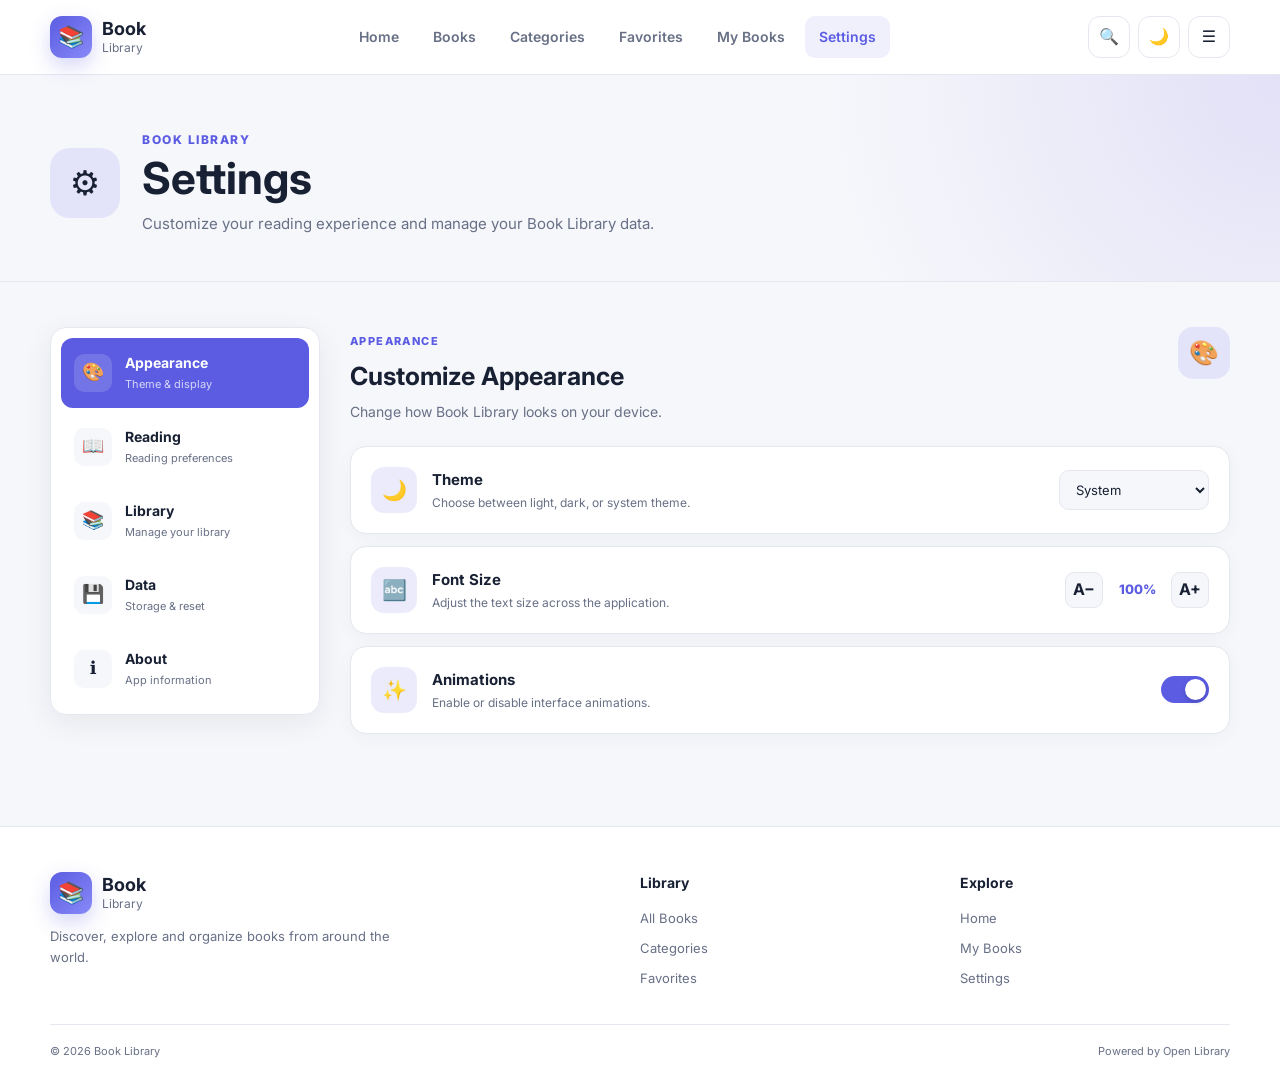
<file: settings/settings.html>
<!DOCTYPE html>
<html lang="en">
<head>
    <meta charset="UTF-8" />
    <meta name="viewport" content="width=device-width, initial-scale=1.0" />
    <title>Settings — Book Library</title>
    <link href="https://fonts.googleapis.com/css2?family=Inter:wght@400;500;600;700;800&display=swap" rel="stylesheet" />
    <link rel="stylesheet" href="settings.css" />
</head>
<body>

    <!-- ===== HEADER ===== -->
    <header class="site-header">
        <div class="header-container">
            <a href="../index/index.html" class="logo">
                <span class="logo-icon">📚</span>
                <span class="logo-text"><strong>Book</strong><span>Library</span></span>
            </a>
            <nav class="desktop-nav">
                <a href="../index/index.html">Home</a>
                <a href="../books/books.html">Books</a>
                <a href="../categories/categories.html">Categories</a>
                <a href="../favorites/favorites.html">Favorites</a>
                <a href="../my-books/my-books.html">My Books</a>
                <a href="../settings/settings.html" class="active">Settings</a>
            </nav>
            <div class="header-actions">
                <button class="icon-button" id="headerSearchBtn" aria-label="Search">🔍</button>
                <button class="icon-button" id="themeToggle" aria-label="Toggle theme">🌙</button>
                <button class="icon-button" id="mobileMenuButton" aria-label="Open menu">☰</button>
            </div>
        </div>
        <div class="mobile-menu" id="mobileMenu">
            <a href="../index/index.html">🏠 Home</a>
            <a href="../books/books.html">📚 Books</a>
            <a href="../categories/categories.html">🗂️ Categories</a>
            <a href="../favorites/favorites.html">❤️ Favorites</a>
            <a href="../my-books/my-books.html">📖 My Books</a>
            <a href="../settings/settings.html" class="active">⚙️ Settings</a>
        </div>
    </header>

    <!-- ===== MAIN CONTENT ===== -->
    <main>
        <section class="settings-hero">
            <div class="container">
                <div class="hero-icon">⚙️</div>
                <div>
                    <span class="eyebrow">BOOK LIBRARY</span>
                    <h1>Settings</h1>
                    <p>Customize your reading experience and manage your Book Library data.</p>
                </div>
            </div>
        </section>

        <section class="settings-section">
            <div class="container settings-layout">
                <aside class="settings-sidebar">
                    <button class="settings-tab active" data-section="appearance"><span>🎨</span><div><strong>Appearance</strong><small>Theme & display</small></div></button>
                    <button class="settings-tab" data-section="reading"><span>📖</span><div><strong>Reading</strong><small>Reading preferences</small></div></button>
                    <button class="settings-tab" data-section="library"><span>📚</span><div><strong>Library</strong><small>Manage your library</small></div></button>
                    <button class="settings-tab" data-section="data"><span>💾</span><div><strong>Data</strong><small>Storage & reset</small></div></button>
                    <button class="settings-tab" data-section="about"><span>ℹ️</span><div><strong>About</strong><small>App information</small></div></button>
                </aside>

                <div class="settings-content">
                    <!-- Appearance Panel -->
                    <section class="settings-panel active" id="appearance">
                        <div class="panel-heading">
                            <div>
                                <span class="panel-label">APPEARANCE</span>
                                <h2>Customize Appearance</h2>
                                <p>Change how Book Library looks on your device.</p>
                            </div>
                            <span class="heading-icon">🎨</span>
                        </div>
                        <div class="setting-card">
                            <div class="setting-info">
                                <div class="setting-icon">🌙</div>
                                <div><h3>Theme</h3><p>Choose between light, dark, or system theme.</p></div>
                            </div>
                            <select id="themeSelect">
                                <option value="light">Light</option>
                                <option value="dark">Dark</option>
                                <option value="system">System</option>
                            </select>
                        </div>
                        <div class="setting-card">
                            <div class="setting-info">
                                <div class="setting-icon">🔤</div>
                                <div><h3>Font Size</h3><p>Adjust the text size across the application.</p></div>
                            </div>
                            <div class="font-controls">
                                <button id="fontDecrease" aria-label="Decrease font size">A−</button>
                                <span id="fontSizeValue">100%</span>
                                <button id="fontIncrease" aria-label="Increase font size">A+</button>
                            </div>
                        </div>
                        <div class="setting-card">
                            <div class="setting-info">
                                <div class="setting-icon">✨</div>
                                <div><h3>Animations</h3><p>Enable or disable interface animations.</p></div>
                            </div>
                            <label class="switch">
                                <input type="checkbox" id="animationsToggle" checked />
                                <span class="slider"></span>
                            </label>
                        </div>
                    </section>

                    <!-- Reading Panel -->
                    <section class="settings-panel" id="reading">
                        <div class="panel-heading">
                            <div>
                                <span class="panel-label">READING</span>
                                <h2>Reading Preferences</h2>
                                <p>Set your preferred reading options.</p>
                            </div>
                            <span class="heading-icon">📖</span>
                        </div>
                        <div class="setting-card">
                            <div class="setting-info">
                                <div class="setting-icon">📚</div>
                                <div><h3>Book Opening</h3><p>Choose what happens when you open a book.</p></div>
                            </div>
                            <select id="bookOpening">
                                <option value="details">Book Details</option>
                                <option value="reader">Reader when available</option>
                            </select>
                        </div>
                        <div class="setting-card">
                            <div class="setting-info">
                                <div class="setting-icon">↔️</div>
                                <div><h3>Reading Width</h3><p>Select the preferred reading area width.</p></div>
                            </div>
                            <select id="readingWidth">
                                <option value="comfortable">Comfortable</option>
                                <option value="wide">Wide</option>
                                <option value="full">Full Width</option>
                            </select>
                        </div>
                        <div class="setting-card">
                            <div class="setting-info">
                                <div class="setting-icon">🔖</div>
                                <div><h3>Remember Reading Position</h3><p>Remember your reading position when supported.</p></div>
                            </div>
                            <label class="switch">
                                <input type="checkbox" id="rememberPosition" checked />
                                <span class="slider"></span>
                            </label>
                        </div>
                    </section>

                    <!-- Library Panel -->
                    <section class="settings-panel" id="library">
                        <div class="panel-heading">
                            <div>
                                <span class="panel-label">LIBRARY</span>
                                <h2>Library Management</h2>
                                <p>Manage your favorites and personal book collection.</p>
                            </div>
                            <span class="heading-icon">📚</span>
                        </div>
                        <div class="setting-card">
                            <div class="setting-info">
                                <div class="setting-icon">❤️</div>
                                <div><h3>Favorites</h3><p>Books saved to your favorites.</p></div>
                            </div>
                            <strong class="data-count" id="favoritesCount">0</strong>
                        </div>
                        <div class="setting-card">
                            <div class="setting-info">
                                <div class="setting-icon">📖</div>
                                <div><h3>My Books</h3><p>Books you have added to your personal library.</p></div>
                            </div>
                            <strong class="data-count" id="myBooksCount">0</strong>
                        </div>
                        <div class="setting-card">
                            <div class="setting-info">
                                <div class="setting-icon">🕘</div>
                                <div><h3>Recently Viewed</h3><p>Books recently opened in the app.</p></div>
                            </div>
                            <strong class="data-count" id="recentCount">0</strong>
                        </div>
                    </section>

                    <!-- Data Panel -->
                    <section class="settings-panel" id="data">
                        <div class="panel-heading">
                            <div>
                                <span class="panel-label">DATA</span>
                                <h2>Data & Storage</h2>
                                <p>Manage the information saved on this device.</p>
                            </div>
                            <span class="heading-icon">💾</span>
                        </div>
                        <div class="setting-card action-card">
                            <div class="setting-info">
                                <div class="setting-icon">🕘</div>
                                <div><h3>Clear Recently Viewed</h3><p>Remove your recently viewed book history.</p></div>
                            </div>
                            <button class="danger-outline" id="clearRecent">Clear</button>
                        </div>
                        <div class="setting-card action-card">
                            <div class="setting-info">
                                <div class="setting-icon">❤️</div>
                                <div><h3>Clear Favorites</h3><p>Remove all books from favorites.</p></div>
                            </div>
                            <button class="danger-outline" id="clearFavorites">Clear</button>
                        </div>
                        <div class="setting-card action-card">
                            <div class="setting-info">
                                <div class="setting-icon">📚</div>
                                <div><h3>Clear My Books</h3><p>Remove all books from your personal library.</p></div>
                            </div>
                            <button class="danger-outline" id="clearMyBooks">Clear</button>
                        </div>
                        <div class="reset-card">
                            <div>
                                <span class="reset-icon">⚠️</span>
                                <h3>Reset All Settings</h3>
                                <p>Restore Book Library settings to their default values.</p>
                            </div>
                            <button class="danger-button" id="resetSettings">Reset Settings</button>
                        </div>
                    </section>

                    <!-- About Panel -->
                    <section class="settings-panel" id="about">
                        <div class="panel-heading">
                            <div>
                                <span class="panel-label">ABOUT</span>
                                <h2>About Book Library</h2>
                                <p>Information about this application.</p>
                            </div>
                            <span class="heading-icon">ℹ️</span>
                        </div>
                        <div class="about-card">
                            <div class="about-logo">📚</div>
                            <h2>Book Library</h2>
                            <p>Discover, explore and organize books from around the world.</p>
                            <span class="version">Version 1.0.0</span>
                        </div>
                        <div class="info-list">
                            <div><span>📚</span><strong>Book Source</strong><span>Open Library</span></div>
                            <div><span>🌐</span><strong>Search</strong><span>Open Library API</span></div>
                            <div><span>💾</span><strong>Storage</strong><span>Browser Local Storage</span></div>
                            <div><span>📱</span><strong>Platform</strong><span>Web App</span></div>
                        </div>
                        <div class="about-note">
                            <span>💡</span>
                            <p>Your favorites, My Books and other preferences are stored locally in your browser.</p>
                        </div>
                    </section>
                </div>
            </div>
        </section>
    </main>

    <!-- ===== FOOTER ===== -->
    <footer class="site-footer">
        <div class="container">
            <div class="footer-grid">
                <div class="footer-brand">
                    <a href="../index/index.html" class="logo">
                        <span class="logo-icon">📚</span>
                        <span class="logo-text"><strong>Book</strong><span>Library</span></span>
                    </a>
                    <p>Discover, explore and organize books from around the world.</p>
                </div>
                <div class="footer-column">
                    <h4>Library</h4>
                    <a href="../books/books.html">All Books</a>
                    <a href="../categories/categories.html">Categories</a>
                    <a href="../favorites/favorites.html">Favorites</a>
                </div>
                <div class="footer-column">
                    <h4>Explore</h4>
                    <a href="../index/index.html">Home</a>
                    <a href="../my-books/my-books.html">My Books</a>
                    <a href="settings.html">Settings</a>
                </div>
            </div>
            <div class="footer-bottom">
                <span>© 2026 Book Library</span>
                <span>Powered by Open Library</span>
            </div>
        </div>
    </footer>

    <!-- ===== MOBILE BOTTOM NAV ===== -->
    <nav class="mobile-bottom-nav">
        <a href="../index/index.html"><span>🏠</span><small>Home</small></a>
        <a href="../books/books.html"><span>📚</span><small>Books</small></a>
        <a href="../categories/categories.html"><span>🗂️</span><small>Categories</small></a>
        <a href="../favorites/favorites.html"><span>❤️</span><small>Favorites</small></a>
        <a href="../my-books/my-books.html"><span>📖</span><small>My Books</small></a>
    </nav>

    <!-- ===== TOAST ===== -->
    <div class="toast" id="toast">
        <span id="toastIcon">✓</span>
        <span id="toastMessage">Done</span>
    </div>

    <script src="settings.js"></script>
</body>
</html>
</file>
<file: index/index.css>
/* =========================================================
   BOOK LIBRARY — INDEX PAGE CSS
   Version 3.0 (Mobile Zoom Fix)
========================================================= */

* {
    margin: 0;
    padding: 0;
    box-sizing: border-box;
}

:root {
    --bg: #f6f7fb;
    --surface: #ffffff;
    --surface-2: #f1f3f8;

    --text: #182033;
    --text-soft: #687086;
    --text-light: #9299aa;

    --primary: #5b5ce2;
    --primary-dark: #4748c7;

    --border: #e5e7ef;

    --shadow-sm: 0 4px 15px rgba(24, 32, 51, 0.06);
    --shadow-md: 0 12px 35px rgba(24, 32, 51, 0.10);

    --radius-sm: 10px;
    --radius-md: 16px;
    --radius-lg: 24px;

    --container: 1180px;

    --transition: 0.25s ease;
}

body.dark {
    --bg: #10121b;
    --surface: #181b27;
    --surface-2: #222633;

    --text: #f5f6fb;
    --text-soft: #aeb4c7;
    --text-light: #777f95;

    --border: #2c3141;

    --shadow-sm: 0 4px 15px rgba(0, 0, 0, 0.2);
    --shadow-md: 0 15px 40px rgba(0, 0, 0, 0.3);
}

html {
    scroll-behavior: smooth;
    overflow-x: hidden;   /* FIX: Prevent horizontal overflow */
}

body {
    font-family: Inter, system-ui, -apple-system, sans-serif;
    background: var(--bg);
    color: var(--text);
    min-height: 100vh;
    transition: background var(--transition), color var(--transition);
    overflow-x: hidden;   /* FIX: Prevent horizontal overflow */
}

button, input { font: inherit; }
button { cursor: pointer; }
a { text-decoration: none; color: inherit; }

.container {
    width: min(calc(100% - 40px), var(--container));
    margin: 0 auto;
}

/* ===== APP LOADER ===== */
.app-loader {
    position: fixed;
    inset: 0;
    z-index: 9999;
    display: flex;
    align-items: center;
    justify-content: center;
    background: var(--bg);
    transition: opacity 0.4s ease, visibility 0.4s ease;
}
.app-loader.hidden {
    opacity: 0;
    visibility: hidden;
    pointer-events: none;
}
.loader-content {
    text-align: center;
}
.loader-book {
    font-size: 56px;
    margin-bottom: 12px;
    animation: loaderFloat 1.4s ease-in-out infinite;
}
.loader-content h2 { font-size: 22px; margin-bottom: 4px; }
.loader-content p { color: var(--text-soft); font-size: 14px; }
@keyframes loaderFloat {
    0%, 100% { transform: translateY(0); }
    50% { transform: translateY(-10px); }
}

/* ===== HEADER ===== */
.site-header {
    position: sticky;
    top: 0;
    z-index: 1000;
    background: color-mix(in srgb, var(--surface) 94%, transparent);
    backdrop-filter: blur(15px);
    border-bottom: 1px solid var(--border);
}
.header-container {
    width: min(calc(100% - 40px), var(--container));
    min-height: 74px;
    margin: auto;
    display: flex;
    align-items: center;
    justify-content: space-between;
    gap: 30px;
}

.logo {
    display: flex;
    align-items: center;
    gap: 10px;
    flex-shrink: 0;
}
.logo-icon {
    width: 42px;
    height: 42px;
    display: grid;
    place-items: center;
    background: linear-gradient(135deg, var(--primary), #8889f7);
    border-radius: 12px;
    font-size: 21px;
    box-shadow: 0 8px 20px rgba(91, 92, 226, 0.25);
}
.logo-text {
    display: flex;
    flex-direction: column;
    line-height: 1;
}
.logo-text strong { font-size: 18px; }
.logo-text span { color: var(--text-soft); font-size: 12px; margin-top: 4px; }

.desktop-nav {
    display: flex;
    align-items: center;
    gap: 6px;
}
.desktop-nav a {
    padding: 10px 14px;
    border-radius: 10px;
    color: var(--text-soft);
    font-size: 14px;
    font-weight: 600;
    transition: var(--transition);
}
.desktop-nav a:hover,
.desktop-nav a.active {
    color: var(--primary);
    background: rgba(91, 92, 226, 0.09);
}

.header-actions {
    display: flex;
    gap: 8px;
}
.icon-button {
    width: 42px;
    height: 42px;
    border: 1px solid var(--border);
    background: var(--surface);
    color: var(--text);
    border-radius: 12px;
    transition: var(--transition);
}
.icon-button:hover {
    transform: translateY(-2px);
    border-color: var(--primary);
    color: var(--primary);
}

/* ===== MOBILE MENU (WORKING) ===== */
.mobile-menu {
    display: none;
    position: fixed;
    top: 74px;
    left: 0;
    right: 0;
    z-index: 999;
    background: var(--surface);
    border-bottom: 1px solid var(--border);
    box-shadow: var(--shadow-md);
    padding: 12px 20px;
}
.mobile-menu.open {
    display: block;
}
.mobile-menu a {
    display: block;
    padding: 14px;
    border-radius: 10px;
    color: var(--text-soft);
    font-weight: 600;
}
.mobile-menu a.active,
.mobile-menu a:hover {
    background: rgba(91, 92, 226, 0.1);
    color: var(--primary);
}

/* ===== HERO ===== */
.hero-section {
    padding: 75px 20px 55px;
    background:
        radial-gradient(circle at 15% 30%, rgba(91,92,226,0.14), transparent 35%),
        radial-gradient(circle at 85% 20%, rgba(130,132,255,0.12), transparent 30%);
}
.hero-container {
    width: min(100%, var(--container));
    margin: auto;
    text-align: center;
}
.hero-content {
    max-width: 720px;
    margin: auto;
}
.hero-badge {
    display: inline-block;
    color: var(--primary);
    font-size: 11px;
    font-weight: 800;
    letter-spacing: 1.5px;
    margin-bottom: 14px;
}
.hero-content h1 {
    font-size: clamp(38px, 6vw, 64px);
    line-height: 1.05;
    letter-spacing: -2px;
    margin-bottom: 18px;
}
.hero-content h1 span { color: var(--primary); }
.hero-content p {
    max-width: 600px;
    margin: auto;
    color: var(--text-soft);
    font-size: 16px;
    line-height: 1.7;
}

.main-search {
    max-width: 760px;
    margin: 34px auto 18px;
    min-height: 62px;
    display: flex;
    align-items: center;
    background: var(--surface);
    border: 1px solid var(--border);
    border-radius: 18px;
    padding: 7px;
    box-shadow: var(--shadow-md);
}
.search-icon {
    width: 50px;
    display: grid;
    place-items: center;
    font-size: 21px;
}
.main-search input {
    flex: 1;
    min-width: 0;
    border: none;
    outline: none;
    background: transparent;
    color: var(--text);
    font-size: 15px;
}
.main-search input::placeholder { color: var(--text-light); }
.main-search button {
    border: none;
    background: var(--primary);
    color: white;
    padding: 14px 24px;
    border-radius: 13px;
    font-weight: 700;
    transition: var(--transition);
}
.main-search button:hover {
    background: var(--primary-dark);
    transform: translateY(-1px);
}

.quick-search {
    display: flex;
    justify-content: center;
    align-items: center;
    flex-wrap: wrap;
    gap: 8px;
    color: var(--text-soft);
    font-size: 13px;
}
.quick-search button {
    border: 1px solid var(--border);
    background: var(--surface);
    color: var(--text-soft);
    padding: 7px 12px;
    border-radius: 999px;
    transition: var(--transition);
}
.quick-search button:hover {
    border-color: var(--primary);
    color: var(--primary);
}

.hero-illustration {
    min-height: 360px;
    position: relative;
    display: grid;
    place-items: center;
}
.hero-book-stack {
    width: 210px;
    height: 210px;
    display: grid;
    place-items: center;
    border-radius: 50%;
    background: linear-gradient(135deg, rgba(79,70,229,0.15), rgba(124,58,237,0.08));
    font-size: 105px;
    box-shadow: 0 30px 70px rgba(79,70,229,0.15);
    animation: heroFloat 4s ease-in-out infinite;
}
.floating-book {
    position: absolute;
    width: 58px;
    height: 58px;
    display: grid;
    place-items: center;
    background: var(--surface);
    border: 1px solid var(--border);
    border-radius: 15px;
    font-size: 30px;
    box-shadow: var(--shadow);
    animation: heroFloat 3s ease-in-out infinite;
}
.book-one { top: 40px; left: 16%; }
.book-two { right: 8%; top: 110px; animation-delay: 0.7s; }
.book-three { bottom: 35px; left: 20%; animation-delay: 1.2s; }
@keyframes heroFloat {
    0%, 100% { transform: translateY(0) rotate(0deg); }
    50% { transform: translateY(-12px) rotate(2deg); }
}

/* ===== STATS ===== */
.stats-section { padding: 0 0 35px; }
.stats-grid {
    display: grid;
    grid-template-columns: repeat(4, 1fr);
    gap: 14px;
}
.stat-card {
    display: flex;
    align-items: center;
    gap: 13px;
    padding: 17px;
    background: var(--surface);
    border: 1px solid var(--border);
    border-radius: var(--radius-md);
    box-shadow: var(--shadow-sm);
}
.stat-icon {
    width: 43px;
    height: 43px;
    display: grid;
    place-items: center;
    border-radius: 12px;
    background: var(--surface-2);
    font-size: 21px;
}
.stat-card strong { display: block; font-size: 15px; font-weight: 800; }
.stat-card span { display: block; margin-top: 2px; color: var(--text-soft); font-size: 11px; }

/* ===== SECTIONS ===== */
.section { padding: 48px 0; }
.section-header {
    display: flex;
    align-items: flex-end;
    justify-content: space-between;
    gap: 20px;
    margin-bottom: 24px;
}
.section-label {
    display: block;
    margin-bottom: 5px;
    color: var(--primary);
    font-size: 11px;
    font-weight: 800;
    letter-spacing: 1.2px;
}
.section-header h2 { font-size: clamp(24px, 3vw, 31px); line-height: 1.2; }
.view-all-link {
    color: var(--primary);
    font-size: 13px;
    font-weight: 700;
    white-space: nowrap;
}
.view-all-link:hover { text-decoration: underline; }

/* ===== CATEGORY GRID ===== */
.category-grid {
    display: grid;
    grid-template-columns: repeat(6, minmax(0, 1fr));
    gap: 12px;
}
.category-card {
    min-width: 0;
    overflow: hidden;
    padding: 20px 12px;
    text-align: center;
    background: var(--surface);
    border: 1px solid var(--border);
    border-radius: var(--radius-md);
    transition: transform 0.2s, border-color 0.2s, box-shadow 0.2s;
}
.category-card:hover {
    transform: translateY(-4px);
    border-color: rgba(79,70,229,0.4);
    box-shadow: var(--shadow);
}
.category-icon {
    width: 48px;
    height: 48px;
    margin: 0 auto 10px;
    display: grid;
    place-items: center;
    border-radius: 14px;
    background: var(--surface-2);
    font-size: 23px;
}
.category-card h3 { font-size: 13px; }
.category-card p { margin-top: 2px; color: var(--text-soft); font-size: 10px; }

/* ===== BOOK GRID ===== */
.books-grid {
    display: grid;
    grid-template-columns: repeat(5, 1fr);
    gap: 18px;
}
.book-card {
    position: relative;
    overflow: hidden;
    background: var(--surface);
    border: 1px solid var(--border);
    border-radius: var(--radius-md);
    box-shadow: var(--shadow-sm);
    transition: transform 0.2s, box-shadow 0.2s;
}
.book-card:hover {
    transform: translateY(-5px);
    box-shadow: var(--shadow);
}
.book-cover {
    aspect-ratio: 0.68;
    display: flex;
    align-items: center;
    justify-content: center;
    overflow: hidden;
    background: var(--surface-2);
}
.book-cover img {
    width: 100%;
    height: 100%;
    object-fit: cover;
}
.book-cover-placeholder { font-size: 55px; }
.book-info { padding: 13px; }
.book-title {
    display: -webkit-box;
    -webkit-line-clamp: 2;
    -webkit-box-orient: vertical;
    overflow: hidden;
    font-size: 14px;
    font-weight: 700;
    line-height: 1.35;
}
.book-author {
    margin-top: 5px;
    overflow: hidden;
    text-overflow: ellipsis;
    white-space: nowrap;
    color: var(--text-soft);
    font-size: 11px;
}
.book-year {
    margin-top: 5px;
    color: var(--primary);
    font-size: 10px;
    font-weight: 700;
}
.book-favorite {
    position: absolute;
    top: 9px;
    right: 9px;
    width: 33px;
    height: 33px;
    display: grid;
    place-items: center;
    border: none;
    border-radius: 50%;
    background: rgba(255,255,255,0.92);
    box-shadow: var(--shadow-sm);
    font-size: 15px;
    transition: 0.2s;
}
.dark .book-favorite { background: rgba(30,41,59,0.92); }
.book-favorite:hover { transform: scale(1.08); }
.book-favorite.active { color: #e94b75; }

.books-loading {
    grid-column: 1 / -1;
    min-height: 180px;
    display: flex;
    flex-direction: column;
    align-items: center;
    justify-content: center;
    color: var(--text-soft);
}
.loading-spinner {
    width: 35px;
    height: 35px;
    margin-bottom: 10px;
    border: 3px solid var(--border);
    border-top-color: var(--primary);
    border-radius: 50%;
    animation: spinner 0.8s linear infinite;
}
@keyframes spinner { to { transform: rotate(360deg); } }

/* ===== DISCOVERY ===== */
.discovery-section { padding-top: 25px; }
.discovery-card {
    min-height: 230px;
    display: flex;
    align-items: center;
    justify-content: space-between;
    gap: 30px;
    padding: 40px;
    border-radius: var(--radius-lg);
    background: linear-gradient(135deg, rgba(91,92,226,0.12), rgba(130,132,255,0.05));
    border: 1px solid rgba(91,92,226,0.14);
}
.discovery-content { max-width: 650px; }
.discovery-content h2 { margin: 5px 0 10px; font-size: 28px; }
.discovery-content p { max-width: 560px; margin-bottom: 20px; color: var(--text-soft); font-size: 14px; }
.primary-button {
    display: inline-flex;
    align-items: center;
    padding: 11px 18px;
    border-radius: 10px;
    background: var(--primary);
    color: white;
    font-size: 13px;
    font-weight: 700;
    transition: var(--transition);
}
.primary-button:hover {
    background: var(--primary-dark);
    transform: translateY(-2px);
}
.discovery-icon { font-size: 90px; flex-shrink: 0; }

/* ===== FOOTER ===== */
.site-footer {
    background: var(--surface);
    border-top: 1px solid var(--border);
    padding: 55px 0 20px;
}
.footer-grid {
    display: grid;
    grid-template-columns: 2fr 1fr 1fr;
    gap: 50px;
    padding-bottom: 40px;
}
.footer-brand p {
    color: var(--text-soft);
    max-width: 330px;
    line-height: 1.7;
    font-size: 13px;
    margin-top: 16px;
}
.footer-column {
    display: flex;
    flex-direction: column;
    gap: 11px;
}
.footer-column h4 { margin-bottom: 4px; }
.footer-column a { color: var(--text-soft); font-size: 13px; transition: var(--transition); }
.footer-column a:hover { color: var(--primary); }
.footer-bottom {
    border-top: 1px solid var(--border);
    padding-top: 20px;
    display: flex;
    justify-content: space-between;
    gap: 20px;
    color: var(--text-light);
    font-size: 11px;
}

/* ===== TOAST ===== */
.toast {
    position: fixed;
    right: 25px;
    bottom: 25px;
    z-index: 2000;
    display: flex;
    align-items: center;
    gap: 9px;
    padding: 13px 17px;
    background: var(--text);
    color: var(--surface);
    border-radius: 12px;
    box-shadow: var(--shadow-md);
    font-size: 13px;
    font-weight: 600;
    transform: translateY(30px);
    opacity: 0;
    pointer-events: none;
    transition: var(--transition);
}
.toast.show {
    transform: translateY(0);
    opacity: 1;
}

/* ===== MOBILE BOTTOM NAV ===== */
.mobile-bottom-nav {
    display: none;
}

/* ===== RESPONSIVE ===== */
@media (max-width: 1050px) {
    .desktop-nav { display: none; }
    .books-grid { grid-template-columns: repeat(4, minmax(0, 1fr)); }
    .category-grid { grid-template-columns: repeat(4, minmax(0, 1fr)); }
    .stats-grid { grid-template-columns: repeat(2, 1fr); }
}
@media (max-width: 850px) {
    .books-grid { grid-template-columns: repeat(3, minmax(0, 1fr)); }
    .category-grid { grid-template-columns: repeat(3, minmax(0, 1fr)); }
}
@media (max-width: 650px) {
    .container { width: min(calc(100% - 28px), var(--container)); }
    .header-container { width: calc(100% - 28px); }
    .hero-section { padding: 55px 14px 40px; }
    .hero-content h1 { letter-spacing: -1px; }
    .main-search { min-height: 55px; }
    .main-search button { padding: 12px 15px; }
    .search-icon { width: 40px; }
    .books-grid { grid-template-columns: repeat(2, minmax(0, 1fr)); gap: 14px; }

    /* ✅ Category grid mobile fix */
    .category-grid {
        grid-template-columns: repeat(3, minmax(0, 1fr));
        gap: 10px;
    }
    .category-card {
        padding: 14px 8px;
    }
    .category-icon {
        width: 40px;
        height: 40px;
        font-size: 20px;
        margin-bottom: 8px;
    }
    .category-card h3 {
        font-size: 12px;
        word-break: break-word;
    }
    .category-card p {
        font-size: 10px;
    }

    .book-info { padding: 12px; }
    .discovery-card { flex-direction: column; align-items: flex-start; padding: 25px; }
    .discovery-card button { width: 100%; }
    .footer-grid { grid-template-columns: 1fr 1fr; }
    .footer-brand { grid-column: 1 / -1; }
    .footer-bottom { flex-direction: column; }
    .mobile-bottom-nav {
        position: fixed;
        left: 0;
        right: 0;
        bottom: 0;
        z-index: 1000;
        display: grid;
        grid-template-columns: repeat(5, 1fr);
        background: var(--surface);
        border-top: 1px solid var(--border);
        padding: 8px 5px calc(8px + env(safe-area-inset-bottom));
    }
    .mobile-bottom-nav a {
        display: flex;
        flex-direction: column;
        align-items: center;
        gap: 3px;
        color: var(--text-light);
        font-size: 18px;
    }
    .mobile-bottom-nav small { font-size: 9px; }
    .mobile-bottom-nav a.active { color: var(--primary); }
    body { padding-bottom: 68px; }
}
@media (max-width: 430px) {
    .books-grid { gap: 10px; }
    .book-title { font-size: 13px; }
    .book-author { font-size: 11px; }
    .main-search input { font-size: 13px; }
    .main-search button { font-size: 12px; }

    /* ✅ Extra small screens */
    .category-grid {
        grid-template-columns: repeat(2, minmax(0, 1fr));
        gap: 8px;
    }
    .category-card {
        padding: 12px 6px;
    }
    .category-icon {
        width: 36px;
        height: 36px;
        font-size: 18px;
        margin-bottom: 6px;
    }
    .category-card h3 { font-size: 11px; }
    .category-card p { font-size: 9px; }
}
</file>
<file: books/books.css>
/* =========================================================
   BOOK LIBRARY — BOOKS PAGE CSS
   Version 4.0 (Free Filter + Language Filter)
========================================================= */

* {
    margin: 0;
    padding: 0;
    box-sizing: border-box;
}

:root {
    --bg: #f6f7fb;
    --surface: #ffffff;
    --surface-2: #f1f3f8;
    --text: #182033;
    --text-soft: #687086;
    --text-light: #9299aa;
    --primary: #5b5ce2;
    --primary-dark: #4748c7;
    --border: #e5e7ef;
    --shadow-sm: 0 4px 15px rgba(24, 32, 51, 0.06);
    --shadow-md: 0 12px 35px rgba(24, 32, 51, 0.10);
    --radius-sm: 10px;
    --radius-md: 16px;
    --radius-lg: 24px;
    --container: 1180px;
    --transition: 0.25s ease;
}

body.dark {
    --bg: #10121b;
    --surface: #181b27;
    --surface-2: #222633;
    --text: #f5f6fb;
    --text-soft: #aeb4c7;
    --text-light: #777f95;
    --border: #2c3141;
    --shadow-sm: 0 4px 15px rgba(0, 0, 0, 0.2);
    --shadow-md: 0 15px 40px rgba(0, 0, 0, 0.3);
}

html { scroll-behavior: smooth; }

body {
    font-family: Inter, system-ui, -apple-system, sans-serif;
    background: var(--bg);
    color: var(--text);
    min-height: 100vh;
    transition: background var(--transition), color var(--transition);
}

button, input, select { font: inherit; }
button { cursor: pointer; }
a { text-decoration: none; color: inherit; }

.container {
    width: min(calc(100% - 40px), var(--container));
    margin: 0 auto;
}

/* ===== HEADER ===== */
.site-header {
    position: sticky;
    top: 0;
    z-index: 1000;
    background: color-mix(in srgb, var(--surface) 94%, transparent);
    backdrop-filter: blur(15px);
    border-bottom: 1px solid var(--border);
}
.header-container {
    width: min(calc(100% - 40px), var(--container));
    min-height: 74px;
    margin: auto;
    display: flex;
    align-items: center;
    justify-content: space-between;
    gap: 30px;
}
.logo {
    display: flex;
    align-items: center;
    gap: 10px;
    flex-shrink: 0;
}
.logo-icon {
    width: 42px;
    height: 42px;
    display: grid;
    place-items: center;
    background: linear-gradient(135deg, var(--primary), #8889f7);
    border-radius: 12px;
    font-size: 21px;
    box-shadow: 0 8px 20px rgba(91, 92, 226, 0.25);
}
.logo-text {
    display: flex;
    flex-direction: column;
    line-height: 1;
}
.logo-text strong { font-size: 18px; }
.logo-text span { color: var(--text-soft); font-size: 12px; margin-top: 4px; }
.desktop-nav {
    display: flex;
    align-items: center;
    gap: 6px;
}
.desktop-nav a {
    padding: 10px 14px;
    border-radius: 10px;
    color: var(--text-soft);
    font-size: 14px;
    font-weight: 600;
    transition: var(--transition);
}
.desktop-nav a:hover,
.desktop-nav a.active {
    color: var(--primary);
    background: rgba(91, 92, 226, 0.09);
}
.header-actions {
    display: flex;
    gap: 8px;
}
.icon-button {
    width: 42px;
    height: 42px;
    border: 1px solid var(--border);
    background: var(--surface);
    color: var(--text);
    border-radius: 12px;
    transition: var(--transition);
}
.icon-button:hover {
    transform: translateY(-2px);
    border-color: var(--primary);
    color: var(--primary);
}

/* ===== MOBILE MENU ===== */
.mobile-menu {
    display: none;
    position: fixed;
    top: 74px;
    left: 0;
    right: 0;
    z-index: 999;
    background: var(--surface);
    border-bottom: 1px solid var(--border);
    box-shadow: var(--shadow-md);
    padding: 12px 20px;
}
.mobile-menu.open { display: block; }
.mobile-menu a {
    display: block;
    padding: 14px;
    border-radius: 10px;
    color: var(--text-soft);
    font-weight: 600;
}
.mobile-menu a.active,
.mobile-menu a:hover {
    background: rgba(91, 92, 226, 0.1);
    color: var(--primary);
}

@media (max-width: 850px) {
    .desktop-nav { display: none; }
}

/* ===== HERO ===== */
.books-hero {
    padding: 75px 20px 55px;
    background:
        radial-gradient(circle at 15% 30%, rgba(91,92,226,0.14), transparent 35%),
        radial-gradient(circle at 85% 20%, rgba(130,132,255,0.12), transparent 30%);
}
.hero-container {
    width: min(100%, var(--container));
    margin: auto;
    text-align: center;
}
.hero-content {
    max-width: 720px;
    margin: auto;
}
.eyebrow {
    display: inline-block;
    color: var(--primary);
    font-size: 11px;
    font-weight: 800;
    letter-spacing: 1.5px;
    margin-bottom: 14px;
}
.hero-content h1 {
    font-size: clamp(38px, 6vw, 64px);
    line-height: 1.05;
    letter-spacing: -2px;
    margin-bottom: 18px;
}
.hero-content h1 span { color: var(--primary); }
.hero-content p {
    max-width: 600px;
    margin: auto;
    color: var(--text-soft);
    font-size: 16px;
    line-height: 1.7;
}
.books-section { padding: 70px 0; }
.books-topbar {
    display: flex;
    align-items: flex-end;
    justify-content: space-between;
    gap: 30px;
    margin-bottom: 28px;
}
.section-label {
    color: var(--primary);
    font-size: 11px;
    font-weight: 800;
    letter-spacing: 1.5px;
}
.books-topbar h2 {
    margin-top: 8px;
    font-size: 32px;
    letter-spacing: -1px;
}
.books-topbar p {
    margin-top: 7px;
    color: var(--text-soft);
    font-size: 14px;
}
.sort-box {
    display: flex;
    align-items: center;
    gap: 10px;
}
.sort-box label {
    color: var(--text-soft);
    font-size: 13px;
    font-weight: 600;
}
.sort-box select {
    border: 1px solid var(--border);
    background: var(--surface);
    color: var(--text);
    padding: 11px 14px;
    border-radius: 10px;
    outline: none;
    cursor: pointer;
}
.filters {
    display: flex;
    flex-wrap: wrap;
    gap: 9px;
    margin-bottom: 20px;
}
.filter-btn {
    border: 1px solid var(--border);
    background: var(--surface);
    color: var(--text-soft);
    padding: 10px 16px;
    border-radius: 999px;
    font-size: 13px;
    font-weight: 600;
    transition: var(--transition);
}
.filter-btn:hover,
.filter-btn.active {
    background: var(--primary);
    color: white;
    border-color: var(--primary);
}

/* ===== LANGUAGE BOX (NEW) ===== */
.language-box {
    display: flex;
    align-items: center;
    gap: 12px;
    margin-bottom: 22px;
    padding: 14px 18px;
    background: var(--surface);
    border: 1px solid var(--border);
    border-radius: var(--radius-md);
    box-shadow: var(--shadow-sm);
}
.language-box label {
    font-weight: 700;
    font-size: 14px;
    color: var(--text);
    white-space: nowrap;
}
.language-box select {
    flex: 1;
    max-width: 340px;
    border: 1px solid var(--border);
    background: var(--surface-2);
    color: var(--text);
    padding: 11px 14px;
    border-radius: 10px;
    outline: none;
    cursor: pointer;
    font-weight: 600;
    transition: var(--transition);
}
.language-box select:hover,
.language-box select:focus {
    border-color: var(--primary);
}

/* ===== LANGUAGE NOTICE (NEW) ===== */
.language-notice {
    display: none;
    padding: 14px 18px;
    margin-bottom: 22px;
    border-radius: var(--radius-md);
    font-size: 14px;
    font-weight: 600;
    line-height: 1.6;
    border: 1px solid transparent;
}
.language-notice.show { display: block; }
.language-notice.info {
    background: rgba(91, 92, 226, 0.08);
    border-color: rgba(91, 92, 226, 0.2);
    color: var(--primary);
}
.language-notice.warning {
    background: rgba(217, 119, 6, 0.1);
    border-color: rgba(217, 119, 6, 0.3);
    color: #b45309;
}
body.dark .language-notice.warning { color: #fbbf24; }
.language-notice.success {
    background: rgba(22, 163, 74, 0.1);
    border-color: rgba(22, 163, 74, 0.3);
    color: #15803d;
}
body.dark .language-notice.success { color: #4ade80; }
.language-notice strong { font-weight: 800; }

/* ===== GRID ===== */
.books-grid {
    display: grid;
    grid-template-columns: repeat(5, minmax(0, 1fr));
    gap: 22px;
}
.book-card {
    position: relative;
    background: var(--surface);
    border: 1px solid var(--border);
    border-radius: var(--radius-md);
    overflow: hidden;
    transition: transform var(--transition), box-shadow var(--transition), border-color var(--transition);
    animation: cardAppear 0.4s ease both;
}
.book-card:hover {
    transform: translateY(-6px);
    box-shadow: var(--shadow-md);
    border-color: rgba(91, 92, 226, 0.25);
}
.book-cover {
    position: relative;
    aspect-ratio: 0.68;
    background: var(--surface-2);
    overflow: hidden;
}
.book-cover img {
    width: 100%;
    height: 100%;
    object-fit: cover;
    display: block;
    transition: transform 0.4s ease;
}
.book-card:hover .book-cover img { transform: scale(1.04); }

/* ===== ACCESS BADGE ===== */
.access-badge {
    position: absolute;
    top: 10px;
    left: 10px;
    padding: 5px 10px;
    border-radius: 999px;
    font-size: 10px;
    font-weight: 700;
    color: #fff;
    z-index: 2;
    backdrop-filter: blur(6px);
    letter-spacing: 0.3px;
    box-shadow: 0 2px 6px rgba(0,0,0,0.18);
}
.access-badge.free { background: rgba(22, 163, 74, 0.92); }
.access-badge.borrow { background: rgba(217, 119, 6, 0.92); }
.access-badge.info { background: rgba(107, 114, 128, 0.92); }

.favorite-button {
    position: absolute;
    top: 10px;
    right: 10px;
    width: 36px;
    height: 36px;
    border: none;
    border-radius: 50%;
    background: rgba(255, 255, 255, 0.92);
    backdrop-filter: blur(8px);
    font-size: 16px;
    display: grid;
    place-items: center;
    transition: var(--transition);
    z-index: 2;
}
.favorite-button:hover { transform: scale(1.08); }
.favorite-button.active { color: #e94b75; }
.book-content { padding: 15px; }
.book-title {
    font-size: 15px;
    font-weight: 750;
    line-height: 1.35;
    display: -webkit-box;
    -webkit-line-clamp: 2;
    -webkit-box-orient: vertical;
    overflow: hidden;
    min-height: 40px;
}
.book-author {
    color: var(--text-soft);
    font-size: 12px;
    margin-top: 8px;
    white-space: nowrap;
    overflow: hidden;
    text-overflow: ellipsis;
}
.book-meta {
    display: flex;
    align-items: center;
    justify-content: space-between;
    gap: 8px;
    margin-top: 12px;
}
.book-year {
    color: var(--text-light);
    font-size: 11px;
    white-space: nowrap;
    overflow: hidden;
    text-overflow: ellipsis;
    max-width: 60%;
}
.book-details-btn {
    border: none;
    background: rgba(91, 92, 226, 0.09);
    color: var(--primary);
    padding: 6px 9px;
    border-radius: 8px;
    font-size: 11px;
    font-weight: 700;
}

/* ===== LOADING ===== */
.loading-state {
    text-align: center;
    padding: 80px 20px;
    display: none;
}
.loading-state.show { display: block; }
.spinner {
    width: 42px;
    height: 42px;
    margin: 0 auto 18px;
    border: 4px solid var(--border);
    border-top-color: var(--primary);
    border-radius: 50%;
    animation: spin 0.8s linear infinite;
}
.loading-state h3 { font-size: 17px; }
.loading-state p {
    color: var(--text-soft);
    margin-top: 6px;
    font-size: 13px;
}
.empty-state {
    display: none;
    text-align: center;
    padding: 80px 20px;
}
.empty-state.show { display: block; }
.empty-icon {
    width: 70px;
    height: 70px;
    margin: 0 auto 18px;
    display: grid;
    place-items: center;
    background: rgba(91, 92, 226, 0.1);
    border-radius: 20px;
    font-size: 30px;
}
.empty-state h3 { font-size: 22px; }
.empty-state p {
    color: var(--text-soft);
    margin: 8px 0 20px;
}
.empty-state button {
    border: none;
    background: var(--primary);
    color: white;
    padding: 12px 18px;
    border-radius: 10px;
    font-weight: 700;
}

/* ===== LOAD MORE ===== */
.load-more-wrapper {
    display: flex;
    justify-content: center;
    margin-top: 40px;
}
.load-more {
    display: inline-flex;
    align-items: center;
    gap: 12px;
    border: 1px solid var(--border);
    background: var(--surface);
    color: var(--text);
    padding: 13px 22px;
    border-radius: 12px;
    font-weight: 700;
    transition: var(--transition);
}
.load-more:hover {
    border-color: var(--primary);
    color: var(--primary);
    transform: translateY(-2px);
}
.load-more.hidden { display: none; }
.pagination-info {
    text-align: center;
    color: var(--text-light);
    font-size: 12px;
    margin-top: 12px;
}

/* ===== DISCOVERY ===== */
.discovery-section { padding-bottom: 80px; }
.discovery-card {
    display: flex;
    align-items: center;
    gap: 25px;
    padding: 32px;
    border-radius: 24px;
    background: linear-gradient(135deg, rgba(91,92,226,0.12), rgba(130,132,255,0.05));
    border: 1px solid rgba(91,92,226,0.14);
}
.discovery-icon {
    width: 62px;
    height: 62px;
    flex-shrink: 0;
    display: grid;
    place-items: center;
    background: var(--surface);
    border-radius: 18px;
    font-size: 27px;
}
.discovery-content { flex: 1; }
.discovery-content span {
    color: var(--primary);
    font-size: 10px;
    font-weight: 800;
    letter-spacing: 1.5px;
}
.discovery-content h2 { font-size: 22px; margin-top: 6px; }
.discovery-content p { color: var(--text-soft); font-size: 13px; margin-top: 6px; }
.discovery-card button {
    border: none;
    background: var(--primary);
    color: white;
    padding: 13px 18px;
    border-radius: 11px;
    font-weight: 700;
    white-space: nowrap;
}

/* ===== FOOTER ===== */
.site-footer {
    background: var(--surface);
    border-top: 1px solid var(--border);
    padding: 55px 0 20px;
}
.footer-grid {
    display: grid;
    grid-template-columns: 2fr 1fr 1fr;
    gap: 50px;
    padding-bottom: 40px;
}
.footer-brand p {
    color: var(--text-soft);
    max-width: 330px;
    line-height: 1.7;
    font-size: 13px;
    margin-top: 16px;
}
.footer-column {
    display: flex;
    flex-direction: column;
    gap: 11px;
}
.footer-column h4 { margin-bottom: 4px; }
.footer-column a { color: var(--text-soft); font-size: 13px; transition: var(--transition); }
.footer-column a:hover { color: var(--primary); }
.footer-bottom {
    border-top: 1px solid var(--border);
    padding-top: 20px;
    display: flex;
    justify-content: space-between;
    gap: 20px;
    color: var(--text-light);
    font-size: 11px;
}

/* ===== TOAST ===== */
.toast {
    position: fixed;
    right: 25px;
    bottom: 25px;
    z-index: 2000;
    display: flex;
    align-items: center;
    gap: 9px;
    padding: 13px 17px;
    background: var(--text);
    color: var(--surface);
    border-radius: 12px;
    box-shadow: var(--shadow-md);
    font-size: 13px;
    font-weight: 600;
    transform: translateY(30px);
    opacity: 0;
    pointer-events: none;
    transition: var(--transition);
}
.toast.show { transform: translateY(0); opacity: 1; }

/* ===== MOBILE BOTTOM NAV ===== */
.mobile-bottom-nav { display: none; }

/* ===== ANIMATIONS ===== */
@keyframes spin { to { transform: rotate(360deg); } }
@keyframes cardAppear {
    from { opacity: 0; transform: translateY(12px); }
    to { opacity: 1; transform: translateY(0); }
}

/* ===== RESPONSIVE ===== */
@media (max-width: 1050px) {
    .books-grid { grid-template-columns: repeat(4, minmax(0, 1fr)); }
}
@media (max-width: 850px) {
    .books-grid { grid-template-columns: repeat(3, minmax(0, 1fr)); }
    .books-topbar { align-items: flex-start; flex-direction: column; }
}
@media (max-width: 650px) {
    .container { width: min(calc(100% - 28px), var(--container)); }
    .header-container { width: calc(100% - 28px); }
    .books-hero { padding: 55px 14px 40px; }
    .hero-content h1 { letter-spacing: -1px; }
    .books-grid { grid-template-columns: repeat(2, minmax(0, 1fr)); gap: 14px; }
    .book-content { padding: 12px; }
    .discovery-card { flex-direction: column; align-items: flex-start; padding: 25px; }
    .discovery-card button { width: 100%; }
    .footer-grid { grid-template-columns: 1fr 1fr; }
    .footer-brand { grid-column: 1 / -1; }
    .footer-bottom { flex-direction: column; }

    .language-box {
        flex-direction: column;
        align-items: stretch;
        gap: 10px;
    }
    .language-box select { max-width: 100%; }

    .mobile-bottom-nav {
        position: fixed;
        left: 0;
        right: 0;
        bottom: 0;
        z-index: 1000;
        display: grid;
        grid-template-columns: repeat(5, 1fr);
        background: var(--surface);
        border-top: 1px solid var(--border);
        padding: 8px 5px calc(8px + env(safe-area-inset-bottom));
    }
    .mobile-bottom-nav a {
        display: flex;
        flex-direction: column;
        align-items: center;
        gap: 3px;
        color: var(--text-light);
        font-size: 18px;
    }
    .mobile-bottom-nav small { font-size: 9px; }
    .mobile-bottom-nav a.active { color: var(--primary); }
    body { padding-bottom: 68px; }
}
@media (max-width: 430px) {
    .books-grid { gap: 10px; }
    .book-title { font-size: 13px; }
    .book-author { font-size: 11px; }
}
</file>
<file: categories/categories.css>
/* =========================================================
   BOOK LIBRARY — CATEGORIES PAGE CSS
   Version 3.0 (Unified Bottom Nav)
========================================================= */

* {
    margin: 0;
    padding: 0;
    box-sizing: border-box;
}

:root {
    --bg: #f6f7fb;
    --surface: #ffffff;
    --surface-2: #f1f3f8;

    --text: #182033;
    --text-soft: #687086;
    --text-light: #9299aa;

    --primary: #5b5ce2;
    --primary-dark: #4748c7;

    --border: #e5e7ef;

    --shadow-sm: 0 4px 15px rgba(24, 32, 51, 0.06);
    --shadow-md: 0 12px 35px rgba(24, 32, 51, 0.10);

    --radius-sm: 10px;
    --radius-md: 16px;
    --radius-lg: 24px;

    --container: 1180px;

    --transition: 0.25s ease;
}

body.dark {
    --bg: #10121b;
    --surface: #181b27;
    --surface-2: #222633;

    --text: #f5f6fb;
    --text-soft: #aeb4c7;
    --text-light: #777f95;

    --border: #2c3141;

    --shadow-sm: 0 4px 15px rgba(0, 0, 0, 0.2);
    --shadow-md: 0 15px 40px rgba(0, 0, 0, 0.3);
}

html { scroll-behavior: smooth; }

body {
    font-family: Inter, system-ui, -apple-system, sans-serif;
    background: var(--bg);
    color: var(--text);
    min-height: 100vh;
    transition: background var(--transition), color var(--transition);
}

button, input { font: inherit; }
button { cursor: pointer; }
a { text-decoration: none; color: inherit; }

.container {
    width: min(calc(100% - 40px), var(--container));
    margin: 0 auto;
}

/* ===== HEADER ===== */
.site-header {
    position: sticky;
    top: 0;
    z-index: 1000;
    background: color-mix(in srgb, var(--surface) 94%, transparent);
    backdrop-filter: blur(15px);
    border-bottom: 1px solid var(--border);
}
.header-container {
    width: min(calc(100% - 40px), var(--container));
    min-height: 74px;
    margin: auto;
    display: flex;
    align-items: center;
    justify-content: space-between;
    gap: 30px;
}

.logo {
    display: flex;
    align-items: center;
    gap: 10px;
    flex-shrink: 0;
}
.logo-icon {
    width: 42px;
    height: 42px;
    display: grid;
    place-items: center;
    background: linear-gradient(135deg, var(--primary), #8889f7);
    border-radius: 12px;
    font-size: 21px;
    box-shadow: 0 8px 20px rgba(91, 92, 226, 0.25);
}
.logo-text {
    display: flex;
    flex-direction: column;
    line-height: 1;
}
.logo-text strong { font-size: 18px; }
.logo-text span { color: var(--text-soft); font-size: 12px; margin-top: 4px; }

.desktop-nav {
    display: flex;
    align-items: center;
    gap: 6px;
}
.desktop-nav a {
    padding: 10px 14px;
    border-radius: 10px;
    color: var(--text-soft);
    font-size: 14px;
    font-weight: 600;
    transition: var(--transition);
}
.desktop-nav a:hover,
.desktop-nav a.active {
    color: var(--primary);
    background: rgba(91, 92, 226, 0.09);
}

.header-actions {
    display: flex;
    gap: 8px;
}
.icon-button {
    width: 42px;
    height: 42px;
    border: 1px solid var(--border);
    background: var(--surface);
    color: var(--text);
    border-radius: 12px;
    transition: var(--transition);
}
.icon-button:hover {
    transform: translateY(-2px);
    border-color: var(--primary);
    color: var(--primary);
}

/* ===== MOBILE MENU ===== */
.mobile-menu {
    display: none;
    position: fixed;
    top: 74px;
    left: 0;
    right: 0;
    z-index: 999;
    background: var(--surface);
    border-bottom: 1px solid var(--border);
    box-shadow: var(--shadow-md);
    padding: 12px 20px;
}
.mobile-menu.open { display: block; }
.mobile-menu a {
    display: block;
    padding: 14px;
    border-radius: 10px;
    color: var(--text-soft);
    font-weight: 600;
}
.mobile-menu a.active,
.mobile-menu a:hover {
    background: rgba(91, 92, 226, 0.1);
    color: var(--primary);
}

@media (max-width: 850px) {
    .desktop-nav { display: none; }
}

/* ===== CATEGORIES HERO ===== */
.categories-hero {
    padding: 80px 20px 72px;
    background:
        radial-gradient(circle at 20% 20%, rgba(91, 92, 226, 0.16), transparent 35%),
        radial-gradient(circle at 80% 30%, rgba(105, 170, 255, 0.12), transparent 35%);
}
.hero-content {
    max-width: 850px;
    margin: auto;
    text-align: center;
}
.hero-badge {
    display: inline-flex;
    align-items: center;
    padding: 8px 14px;
    border-radius: 30px;
    background: rgba(91, 92, 226, 0.1);
    color: var(--primary);
    font-size: 13px;
    font-weight: 700;
    margin-bottom: 18px;
}
.hero-content h1 {
    font-size: clamp(36px, 6vw, 62px);
    line-height: 1.08;
    letter-spacing: -2px;
    margin-bottom: 18px;
}
.hero-content h1 span { color: var(--primary); }
.hero-content p {
    max-width: 650px;
    margin: auto;
    color: var(--text-soft);
    font-size: 17px;
    line-height: 1.7;
    margin-bottom: 30px;
}

/* ===== SECTIONS ===== */
.categories-section,
.all-categories-section {
    max-width: 1200px;
    margin: auto;
    padding: 65px 22px;
}
.all-categories-section { padding-top: 10px; }

.section-heading {
    display: flex;
    align-items: flex-end;
    justify-content: space-between;
    gap: 20px;
    margin-bottom: 28px;
}
.section-label {
    display: block;
    color: var(--primary);
    font-size: 11px;
    font-weight: 800;
    letter-spacing: 1.8px;
    margin-bottom: 7px;
}
.section-heading h2 {
    font-size: 30px;
    letter-spacing: -0.7px;
}
.category-count {
    color: var(--text-soft);
    font-size: 14px;
    font-weight: 600;
}

/* ===== CATEGORY GRID ===== */
.categories-grid {
    display: grid;
    grid-template-columns: repeat(4, 1fr);
    gap: 18px;
}
.category-card {
    position: relative;
    overflow: hidden;
    min-height: 175px;
    padding: 24px;
    border: 1px solid var(--border);
    border-radius: var(--radius-md);
    background: var(--surface);
    box-shadow: var(--shadow-sm);
    cursor: pointer;
    transition: transform 0.25s ease, box-shadow 0.25s ease, border-color 0.25s ease;
}
.category-card:hover {
    transform: translateY(-6px);
    border-color: rgba(91, 92, 226, 0.4);
    box-shadow: 0 18px 40px rgba(30, 35, 70, 0.12);
}
.category-card::after {
    content: "";
    position: absolute;
    width: 110px;
    height: 110px;
    right: -35px;
    bottom: -45px;
    border-radius: 50%;
    background: rgba(91, 92, 226, 0.07);
}
.category-icon {
    width: 54px;
    height: 54px;
    display: grid;
    place-items: center;
    border-radius: 15px;
    background: rgba(91, 92, 226, 0.1);
    font-size: 27px;
    margin-bottom: 18px;
}
.category-card h3 { font-size: 18px; margin-bottom: 7px; }
.category-card p { color: var(--text-soft); font-size: 13px; line-height: 1.5; }
.category-arrow {
    position: absolute;
    right: 20px;
    top: 24px;
    color: var(--text-soft);
    font-size: 18px;
    transition: 0.2s;
}
.category-card:hover .category-arrow {
    color: var(--primary);
    transform: translateX(4px);
}

/* ===== ALL CATEGORY LIST ===== */
.category-list {
    display: grid;
    grid-template-columns: repeat(5, 1fr);
    gap: 10px;
}
.category-list-item {
    display: flex;
    align-items: center;
    gap: 10px;
    padding: 14px 15px;
    background: var(--surface);
    border: 1px solid var(--border);
    border-radius: 12px;
    color: var(--text);
    font-size: 14px;
    font-weight: 600;
    cursor: pointer;
    transition: 0.2s;
}
.category-list-item:hover {
    color: var(--primary);
    border-color: rgba(91, 92, 226, 0.35);
    transform: translateY(-2px);
}
.category-list-item span:first-child { font-size: 18px; }

/* ===== CTA ===== */
.category-cta {
    max-width: 1155px;
    margin: 30px auto 90px;
    padding: 30px 34px;
    display: flex;
    align-items: center;
    gap: 22px;
    border-radius: 22px;
    background: linear-gradient(135deg, rgba(91, 92, 226, 0.12), rgba(91, 92, 226, 0.04));
    border: 1px solid rgba(91, 92, 226, 0.18);
}
.cta-icon {
    width: 58px;
    height: 58px;
    flex-shrink: 0;
    display: grid;
    place-items: center;
    border-radius: 16px;
    background: rgba(91, 92, 226, 0.12);
    font-size: 27px;
}
.cta-content { flex: 1; }
.cta-content h2 { font-size: 21px; margin-bottom: 5px; }
.cta-content p { color: var(--text-soft); font-size: 14px; line-height: 1.5; }
.cta-btn {
    flex-shrink: 0;
    padding: 13px 19px;
    border-radius: 12px;
    color: white;
    background: var(--primary);
    font-size: 14px;
    font-weight: 700;
    transition: 0.2s;
}
.cta-btn:hover {
    background: var(--primary-dark);
    transform: translateY(-2px);
}

/* ===== NO RESULTS ===== */
.no-results {
    padding: 60px 20px;
    text-align: center;
    border: 1px dashed var(--border);
    border-radius: 18px;
}
.no-results-icon { font-size: 38px; margin-bottom: 12px; }
.no-results h3 { font-size: 20px; margin-bottom: 8px; }
.no-results p { color: var(--text-soft); }

/* ===== FOOTER ===== */
.site-footer {
    background: var(--surface);
    border-top: 1px solid var(--border);
    padding: 55px 0 20px;
}
.footer-grid {
    display: grid;
    grid-template-columns: 2fr 1fr 1fr;
    gap: 50px;
    padding-bottom: 40px;
}
.footer-brand p {
    color: var(--text-soft);
    max-width: 330px;
    line-height: 1.7;
    font-size: 13px;
    margin-top: 16px;
}
.footer-column {
    display: flex;
    flex-direction: column;
    gap: 11px;
}
.footer-column h4 { margin-bottom: 4px; }
.footer-column a { color: var(--text-soft); font-size: 13px; transition: var(--transition); }
.footer-column a:hover { color: var(--primary); }
.footer-bottom {
    border-top: 1px solid var(--border);
    padding-top: 20px;
    display: flex;
    justify-content: space-between;
    gap: 20px;
    color: var(--text-light);
    font-size: 11px;
}

/* ===== TOAST ===== */
.toast {
    position: fixed;
    left: 50%;
    bottom: 30px;
    transform: translate(-50%, 100px);
    opacity: 0;
    z-index: 2000;
    padding: 12px 18px;
    border-radius: 12px;
    background: #202532;
    color: white;
    font-size: 14px;
    box-shadow: 0 10px 30px rgba(0,0,0,0.2);
    transition: 0.3s ease;
    pointer-events: none;
}
.toast.show {
    transform: translate(-50%, 0);
    opacity: 1;
}

/* ===== MOBILE BOTTOM NAV (SAME AS OTHER PAGES) ===== */
.mobile-bottom-nav {
    display: none;
}

/* ===== RESPONSIVE ===== */
@media (max-width: 1000px) {
    .categories-grid { grid-template-columns: repeat(3, 1fr); }
    .category-list { grid-template-columns: repeat(4, 1fr); }
}
@media (max-width: 850px) {
    .desktop-nav { display: none; }
}
@media (max-width: 760px) {
    .categories-hero { padding: 60px 18px 55px; }
    .hero-content h1 { letter-spacing: -1.2px; }
    .hero-content p { font-size: 15px; }
    .categories-section, .all-categories-section { padding: 48px 16px; }
    .categories-grid { grid-template-columns: repeat(2, 1fr); gap: 12px; }
    .category-card { min-height: 155px; padding: 18px; }
    .category-icon { width: 48px; height: 48px; margin-bottom: 13px; }
    .category-card h3 { font-size: 16px; }
    .category-list { grid-template-columns: repeat(2, 1fr); gap: 8px; }
    .category-list-item { padding: 12px; font-size: 13px; }
    .category-cta { margin: 20px 16px 100px; padding: 24px; flex-direction: column; align-items: flex-start; }
    .cta-btn { width: 100%; text-align: center; }

    .mobile-bottom-nav {
        position: fixed;
        left: 0;
        right: 0;
        bottom: 0;
        z-index: 1000;
        display: grid;
        grid-template-columns: repeat(5, 1fr);
        background: var(--surface);
        border-top: 1px solid var(--border);
        padding: 8px 5px calc(8px + env(safe-area-inset-bottom));
    }
    .mobile-bottom-nav a {
        display: flex;
        flex-direction: column;
        align-items: center;
        gap: 3px;
        color: var(--text-light);
        font-size: 18px;
    }
    .mobile-bottom-nav small { font-size: 9px; }
    .mobile-bottom-nav a.active { color: var(--primary); }
    body { padding-bottom: 68px; }
    .toast { bottom: 82px; }
}
@media (max-width: 430px) {
    .container { width: min(calc(100% - 28px), var(--container)); }
    .header-container { width: calc(100% - 28px); }
    .logo-text { font-size: 17px; }
    .logo-icon { width: 38px; height: 38px; font-size: 19px; }
    .icon-button { width: 38px; height: 38px; }
    .header-actions { gap: 5px; }
    .section-heading h2 { font-size: 25px; }
    .category-count { font-size: 12px; }
    .category-card { min-height: 145px; }
    .category-list { grid-template-columns: 1fr; }
}
</file>
<file: favorites/favorites.css>
/* =========================================================
   BOOK LIBRARY — FAVORITES PAGE
   Version 2.0 (Unified Header)
========================================================= */

* {
    margin: 0;
    padding: 0;
    box-sizing: border-box;
}

:root {
    --bg: #f6f7fb;
    --surface: #ffffff;
    --surface-2: #f1f3f8;

    --text: #182033;
    --text-soft: #687086;
    --text-light: #9299aa;

    --primary: #5b5ce2;
    --primary-dark: #4748c7;
    --heart: #ef476f;

    --border: #e5e7ef;

    --shadow-sm: 0 4px 15px rgba(24, 32, 51, 0.06);
    --shadow-md: 0 12px 35px rgba(24, 32, 51, 0.10);

    --radius-sm: 10px;
    --radius-md: 16px;
    --radius-lg: 24px;

    --container: 1180px;

    --transition: 0.25s ease;
}

body.dark {
    --bg: #10121b;
    --surface: #181b27;
    --surface-2: #222633;

    --text: #f5f6fb;
    --text-soft: #aeb4c7;
    --text-light: #777f95;

    --border: #2c3141;

    --shadow-sm: 0 4px 15px rgba(0, 0, 0, 0.2);
    --shadow-md: 0 15px 40px rgba(0, 0, 0, 0.3);
}

html { scroll-behavior: smooth; }

body {
    font-family: Inter, system-ui, -apple-system, sans-serif;
    background: var(--bg);
    color: var(--text);
    min-height: 100vh;
    transition: background var(--transition), color var(--transition);
}

button, input { font: inherit; }
button { cursor: pointer; }
a { text-decoration: none; color: inherit; }

.container {
    width: min(calc(100% - 40px), var(--container));
    margin: 0 auto;
}

/* ===== HEADER (UNIFIED) ===== */
.site-header {
    position: sticky;
    top: 0;
    z-index: 1000;
    background: color-mix(in srgb, var(--surface) 94%, transparent);
    backdrop-filter: blur(15px);
    border-bottom: 1px solid var(--border);
}
.header-container {
    width: min(calc(100% - 40px), var(--container));
    min-height: 74px;
    margin: auto;
    display: flex;
    align-items: center;
    justify-content: space-between;
    gap: 30px;
}

.logo {
    display: flex;
    align-items: center;
    gap: 10px;
    flex-shrink: 0;
}
.logo-icon {
    width: 42px;
    height: 42px;
    display: grid;
    place-items: center;
    background: linear-gradient(135deg, var(--primary), #8889f7);
    border-radius: 12px;
    font-size: 21px;
    box-shadow: 0 8px 20px rgba(91, 92, 226, 0.25);
}
.logo-text {
    display: flex;
    flex-direction: column;
    line-height: 1;
}
.logo-text strong { font-size: 18px; }
.logo-text span { color: var(--text-soft); font-size: 12px; margin-top: 4px; }

.desktop-nav {
    display: flex;
    align-items: center;
    gap: 6px;
}
.desktop-nav a {
    padding: 10px 14px;
    border-radius: 10px;
    color: var(--text-soft);
    font-size: 14px;
    font-weight: 600;
    transition: var(--transition);
}
.desktop-nav a:hover,
.desktop-nav a.active {
    color: var(--primary);
    background: rgba(91, 92, 226, 0.09);
}

.header-actions {
    display: flex;
    gap: 8px;
}
.icon-button {
    width: 42px;
    height: 42px;
    border: 1px solid var(--border);
    background: var(--surface);
    color: var(--text);
    border-radius: 12px;
    transition: var(--transition);
}
.icon-button:hover {
    transform: translateY(-2px);
    border-color: var(--primary);
    color: var(--primary);
}

/* ===== MOBILE MENU ===== */
.mobile-menu {
    display: none;
    position: fixed;
    top: 74px;
    left: 0;
    right: 0;
    z-index: 999;
    background: var(--surface);
    border-bottom: 1px solid var(--border);
    box-shadow: var(--shadow-md);
    padding: 12px 20px;
}
.mobile-menu.open { display: block; }
.mobile-menu a {
    display: block;
    padding: 14px;
    border-radius: 10px;
    color: var(--text-soft);
    font-weight: 600;
}
.mobile-menu a.active,
.mobile-menu a:hover {
    background: rgba(91, 92, 226, 0.1);
    color: var(--primary);
}

@media (max-width: 850px) {
    .desktop-nav { display: none; }
}

/* ===== FAVORITES HERO ===== */
.favorites-hero {
    padding: 75px 20px 55px;
    background:
        radial-gradient(circle at 15% 30%, rgba(239,71,111,0.12), transparent 35%),
        radial-gradient(circle at 85% 20%, rgba(91,92,226,0.13), transparent 30%);
}
.hero-content {
    max-width: 720px;
    margin: auto;
    text-align: center;
}
.hero-badge {
    display: inline-block;
    color: var(--heart);
    font-size: 11px;
    font-weight: 800;
    letter-spacing: 1.5px;
    margin-bottom: 14px;
}
.hero-content h1 {
    font-size: clamp(38px, 6vw, 64px);
    line-height: 1.05;
    letter-spacing: -2px;
    margin-bottom: 18px;
}
.hero-content h1 span { color: var(--heart); }
.hero-content p {
    max-width: 600px;
    margin: auto;
    color: var(--text-soft);
    font-size: 16px;
    line-height: 1.7;
}

/* ===== FAVORITES SECTION ===== */
.favorites-section {
    max-width: 1200px;
    margin: auto;
    padding: 62px 22px 40px;
}
.section-heading {
    display: flex;
    align-items: flex-end;
    justify-content: space-between;
    gap: 20px;
    margin-bottom: 30px;
}
.section-label {
    display: block;
    margin-bottom: 7px;
    color: var(--primary);
    font-size: 11px;
    font-weight: 800;
    letter-spacing: 1.7px;
}
.section-heading h2 { font-size: 30px; letter-spacing: -0.7px; }
.favorites-info { margin-top: 6px; color: var(--text-soft); font-size: 13px; }

.clear-btn {
    padding: 11px 16px;
    border: 1px solid var(--border);
    border-radius: 11px;
    background: var(--surface);
    color: var(--text-soft);
    font-size: 13px;
    font-weight: 700;
    transition: 0.2s;
}
.clear-btn:hover {
    color: var(--heart);
    border-color: rgba(239,71,111,0.4);
    background: rgba(239,71,111,0.05);
}

/* ===== BOOK GRID ===== */
.books-grid {
    display: grid;
    grid-template-columns: repeat(5, 1fr);
    gap: 20px;
}
.book-card {
    overflow: hidden;
    background: var(--surface);
    border: 1px solid var(--border);
    border-radius: 16px;
    box-shadow: var(--shadow-sm);
    transition: transform 0.25s, box-shadow 0.25s;
}
.book-card:hover {
    transform: translateY(-6px);
    box-shadow: var(--shadow-md);
}
.book-cover {
    position: relative;
    height: 275px;
    overflow: hidden;
    background: var(--surface-2);
}
.book-cover img {
    width: 100%;
    height: 100%;
    display: block;
    object-fit: cover;
    transition: transform 0.35s ease;
}
.book-card:hover .book-cover img { transform: scale(1.04); }

.remove-favorite {
    position: absolute;
    top: 10px;
    right: 10px;
    width: 38px;
    height: 38px;
    display: grid;
    place-items: center;
    border: 1px solid rgba(255,255,255,0.5);
    border-radius: 50%;
    background: rgba(20,24,35,0.72);
    color: #ff4f70;
    font-size: 18px;
    backdrop-filter: blur(7px);
    z-index: 3;
    transition: 0.2s;
}
.remove-favorite:hover { transform: scale(1.1); background: white; }

.book-info { padding: 15px; }
.book-title {
    display: -webkit-box;
    -webkit-line-clamp: 2;
    -webkit-box-orient: vertical;
    overflow: hidden;
    min-height: 42px;
    margin-bottom: 7px;
    font-size: 15px;
    line-height: 1.4;
    font-weight: 700;
    cursor: pointer;
}
.book-author {
    display: -webkit-box;
    -webkit-line-clamp: 1;
    -webkit-box-orient: vertical;
    overflow: hidden;
    margin-bottom: 9px;
    color: var(--text-soft);
    font-size: 12px;
}
.book-meta {
    display: flex;
    align-items: center;
    justify-content: space-between;
    gap: 5px;
    color: var(--text-soft);
    font-size: 11px;
}
.book-year {
    padding: 4px 7px;
    border-radius: 6px;
    background: rgba(91,92,226,0.09);
    color: var(--primary);
    font-weight: 700;
}
.details-btn {
    display: block;
    margin-top: 12px;
    padding: 9px;
    text-align: center;
    border-radius: 9px;
    background: rgba(91,92,226,0.09);
    color: var(--primary);
    font-size: 12px;
    font-weight: 700;
    transition: 0.2s;
}
.details-btn:hover { color: white; background: var(--primary); }

/* ===== EMPTY STATE ===== */
.empty-state {
    padding: 80px 20px;
    text-align: center;
    border: 1px dashed var(--border);
    border-radius: 20px;
    background: var(--surface);
}
.empty-icon {
    width: 78px;
    height: 78px;
    margin: 0 auto 18px;
    display: grid;
    place-items: center;
    border-radius: 22px;
    background: rgba(239,71,111,0.1);
    font-size: 35px;
}
.empty-state h2 { font-size: 24px; margin-bottom: 8px; }
.empty-state p { max-width: 450px; margin: 0 auto 24px; color: var(--text-soft); font-size: 14px; line-height: 1.6; }
.browse-btn {
    display: inline-block;
    padding: 12px 19px;
    border-radius: 11px;
    background: var(--primary);
    color: white;
    font-size: 14px;
    font-weight: 700;
    transition: 0.2s;
}
.browse-btn:hover { background: var(--primary-dark); transform: translateY(-2px); }

/* ===== DISCOVERY ===== */
.discovery-section {
    max-width: 1155px;
    margin: 20px auto 90px;
    padding: 0 20px;
}
.discovery-card {
    display: flex;
    align-items: center;
    gap: 20px;
    padding: 28px 30px;
    border-radius: 20px;
    border: 1px solid rgba(91,92,226,0.18);
    background: rgba(91,92,226,0.06);
}
.discovery-icon {
    width: 55px;
    height: 55px;
    flex-shrink: 0;
    display: grid;
    place-items: center;
    border-radius: 15px;
    background: rgba(91,92,226,0.12);
    font-size: 25px;
}
.discovery-content { flex: 1; }
.discovery-content h2 { font-size: 20px; margin-bottom: 5px; }
.discovery-content p { color: var(--text-soft); font-size: 13px; }
.discovery-btn {
    flex-shrink: 0;
    padding: 12px 18px;
    border-radius: 11px;
    background: var(--primary);
    color: white;
    font-size: 13px;
    font-weight: 700;
    transition: 0.2s;
}
.discovery-btn:hover { background: var(--primary-dark); transform: translateY(-2px); }

/* ===== MODAL ===== */
.modal-overlay {
    position: fixed;
    inset: 0;
    z-index: 3000;
    display: none;
    align-items: center;
    justify-content: center;
    padding: 20px;
    background: rgba(10,13,20,0.62);
    backdrop-filter: blur(5px);
}
.modal-overlay.show { display: flex; }
.confirm-modal {
    width: 100%;
    max-width: 400px;
    padding: 30px;
    text-align: center;
    border-radius: 20px;
    background: var(--surface);
    box-shadow: 0 25px 70px rgba(0,0,0,0.25);
}
.modal-icon {
    width: 58px;
    height: 58px;
    margin: 0 auto 15px;
    display: grid;
    place-items: center;
    border-radius: 16px;
    background: rgba(239,71,111,0.1);
    font-size: 25px;
}
.confirm-modal h3 { font-size: 21px; margin-bottom: 8px; }
.confirm-modal p { color: var(--text-soft); font-size: 14px; line-height: 1.6; margin-bottom: 22px; }
.modal-actions { display: flex; gap: 10px; }
.cancel-btn, .confirm-btn {
    flex: 1;
    padding: 11px;
    border-radius: 10px;
    font-weight: 700;
}
.cancel-btn {
    border: 1px solid var(--border);
    background: var(--surface);
    color: var(--text);
}
.confirm-btn { border: none; background: var(--heart); color: white; }

/* ===== TOAST ===== */
.toast {
    position: fixed;
    right: 25px;
    bottom: 25px;
    z-index: 2000;
    display: flex;
    align-items: center;
    gap: 9px;
    padding: 13px 17px;
    background: var(--text);
    color: var(--surface);
    border-radius: 12px;
    box-shadow: var(--shadow-md);
    font-size: 13px;
    font-weight: 600;
    transform: translateY(30px);
    opacity: 0;
    pointer-events: none;
    transition: var(--transition);
}
.toast.show {
    transform: translateY(0);
    opacity: 1;
}

/* ===== FOOTER ===== */
.site-footer {
    background: var(--surface);
    border-top: 1px solid var(--border);
    padding: 55px 0 20px;
}
.footer-grid {
    display: grid;
    grid-template-columns: 2fr 1fr 1fr;
    gap: 50px;
    padding-bottom: 40px;
}
.footer-brand p {
    color: var(--text-soft);
    max-width: 330px;
    line-height: 1.7;
    font-size: 13px;
    margin-top: 16px;
}
.footer-column {
    display: flex;
    flex-direction: column;
    gap: 11px;
}
.footer-column h4 { margin-bottom: 4px; }
.footer-column a { color: var(--text-soft); font-size: 13px; transition: var(--transition); }
.footer-column a:hover { color: var(--primary); }
.footer-bottom {
    border-top: 1px solid var(--border);
    padding-top: 20px;
    display: flex;
    justify-content: space-between;
    gap: 20px;
    color: var(--text-light);
    font-size: 11px;
}

/* ===== MOBILE BOTTOM NAV ===== */
.mobile-bottom-nav {
    display: none;
}

/* ===== RESPONSIVE ===== */
@media (max-width: 1100px) {
    .books-grid { grid-template-columns: repeat(4, 1fr); }
}
@media (max-width: 900px) {
    .books-grid { grid-template-columns: repeat(3, 1fr); }
}
@media (max-width: 850px) {
    .desktop-nav { display: none; }
}
@media (max-width: 760px) {
    .favorites-hero { padding: 58px 17px; }
    .favorites-section { padding: 45px 16px 30px; }
    .section-heading { align-items: flex-start; flex-direction: column; }
    .clear-btn { align-self: flex-start; }
    .books-grid { grid-template-columns: repeat(2, 1fr); gap: 13px; }
    .book-cover { height: 240px; }
    .book-info { padding: 12px; }
    .book-title { font-size: 14px; }
    .discovery-section { margin-bottom: 100px; padding: 0 16px; }
    .discovery-card { align-items: flex-start; flex-direction: column; padding: 23px; }
    .discovery-btn { width: 100%; text-align: center; }
    .mobile-bottom-nav {
        position: fixed;
        left: 0;
        right: 0;
        bottom: 0;
        z-index: 1000;
        display: grid;
        grid-template-columns: repeat(5, 1fr);
        background: var(--surface);
        border-top: 1px solid var(--border);
        padding: 8px 5px calc(8px + env(safe-area-inset-bottom));
    }
    .mobile-bottom-nav a {
        display: flex;
        flex-direction: column;
        align-items: center;
        gap: 3px;
        color: var(--text-light);
        font-size: 18px;
    }
    .mobile-bottom-nav small { font-size: 9px; }
    .mobile-bottom-nav a.active { color: var(--primary); }
    body { padding-bottom: 68px; }
    .toast { bottom: 82px; }
}
@media (max-width: 430px) {
    .header-container { width: calc(100% - 28px); }
    .logo-text { font-size: 17px; }
    .logo-icon { width: 38px; height: 38px; font-size: 19px; }
    .header-actions { gap: 5px; }
    .icon-button { width: 38px; height: 38px; }
    .books-grid { gap: 10px; }
    .book-cover { height: 210px; }
    .book-info { padding: 10px; }
    .details-btn { font-size: 11px; }
    .empty-state { padding: 60px 16px; }
}
</file>
<file: search/search.css>
/* =========================================================
   BOOK LIBRARY — SEARCH PAGE
   Version 2.0 (Unified Header)
========================================================= */

* {
    margin: 0;
    padding: 0;
    box-sizing: border-box;
}

:root {
    --bg: #f6f7fb;
    --surface: #ffffff;
    --surface-2: #f1f3f8;

    --text: #182033;
    --text-soft: #687086;
    --text-light: #9299aa;

    --primary: #5b5ce2;
    --primary-dark: #4748c7;

    --border: #e5e7ef;

    --shadow-sm: 0 4px 15px rgba(24, 32, 51, 0.06);
    --shadow-md: 0 12px 35px rgba(24, 32, 51, 0.10);

    --radius-sm: 10px;
    --radius-md: 16px;
    --radius-lg: 24px;

    --container: 1180px;

    --transition: 0.25s ease;
}

body.dark {
    --bg: #10121b;
    --surface: #181b27;
    --surface-2: #222633;

    --text: #f5f6fb;
    --text-soft: #aeb4c7;
    --text-light: #777f95;

    --border: #2c3141;

    --shadow-sm: 0 4px 15px rgba(0, 0, 0, 0.2);
    --shadow-md: 0 15px 40px rgba(0, 0, 0, 0.3);
}

html { scroll-behavior: smooth; }

body {
    font-family: Inter, system-ui, -apple-system, sans-serif;
    background: var(--bg);
    color: var(--text);
    min-height: 100vh;
    transition: background var(--transition), color var(--transition);
}

button, input, select { font: inherit; }
button { cursor: pointer; }
a { text-decoration: none; color: inherit; }

.container {
    width: min(calc(100% - 40px), var(--container));
    margin: 0 auto;
}

/* ===== HEADER (UNIFIED - BOOKS PAGE STYLE) ===== */
.site-header {
    position: sticky;
    top: 0;
    z-index: 1000;
    background: color-mix(in srgb, var(--surface) 94%, transparent);
    backdrop-filter: blur(15px);
    border-bottom: 1px solid var(--border);
}
.header-container {
    width: min(calc(100% - 40px), var(--container));
    min-height: 74px;
    margin: auto;
    display: flex;
    align-items: center;
    justify-content: space-between;
    gap: 30px;
}

.logo {
    display: flex;
    align-items: center;
    gap: 10px;
    flex-shrink: 0;
}
.logo-icon {
    width: 42px;
    height: 42px;
    display: grid;
    place-items: center;
    background: linear-gradient(135deg, var(--primary), #8889f7);
    border-radius: 12px;
    font-size: 21px;
    box-shadow: 0 8px 20px rgba(91, 92, 226, 0.25);
}
.logo-text {
    display: flex;
    flex-direction: column;
    line-height: 1;
}
.logo-text strong { font-size: 18px; }
.logo-text span { color: var(--text-soft); font-size: 12px; margin-top: 4px; }

.desktop-nav {
    display: flex;
    align-items: center;
    gap: 6px;
}
.desktop-nav a {
    padding: 10px 14px;
    border-radius: 10px;
    color: var(--text-soft);
    font-size: 14px;
    font-weight: 600;
    transition: var(--transition);
}
.desktop-nav a:hover,
.desktop-nav a.active {
    color: var(--primary);
    background: rgba(91, 92, 226, 0.09);
}

.header-actions {
    display: flex;
    gap: 8px;
}
.icon-button {
    width: 42px;
    height: 42px;
    border: 1px solid var(--border);
    background: var(--surface);
    color: var(--text);
    border-radius: 12px;
    transition: var(--transition);
}
.icon-button:hover {
    transform: translateY(-2px);
    border-color: var(--primary);
    color: var(--primary);
}

/* ===== MOBILE MENU ===== */
.mobile-menu {
    display: none;
    position: fixed;
    top: 74px;
    left: 0;
    right: 0;
    z-index: 999;
    background: var(--surface);
    border-bottom: 1px solid var(--border);
    box-shadow: var(--shadow-md);
    padding: 12px 20px;
}
.mobile-menu.open { display: block; }
.mobile-menu a {
    display: block;
    padding: 14px;
    border-radius: 10px;
    color: var(--text-soft);
    font-weight: 600;
}
.mobile-menu a.active,
.mobile-menu a:hover {
    background: rgba(91, 92, 226, 0.1);
    color: var(--primary);
}

@media (max-width: 850px) {
    .desktop-nav { display: none; }
}

/* ===== SEARCH HERO ===== */
.search-hero {
    padding: 72px 20px 65px;
    background:
        radial-gradient(circle at 20% 20%, rgba(91,92,226,0.16), transparent 35%),
        radial-gradient(circle at 80% 20%, rgba(100,170,255,0.12), transparent 35%);
}
.hero-content {
    max-width: 900px;
    margin: auto;
    text-align: center;
}
.hero-badge {
    display: inline-flex;
    align-items: center;
    padding: 8px 14px;
    border-radius: 30px;
    color: var(--primary);
    background: rgba(91,92,226,0.1);
    font-size: 13px;
    font-weight: 700;
    margin-bottom: 18px;
}
.hero-content h1 {
    font-size: clamp(38px, 6vw, 62px);
    line-height: 1.08;
    letter-spacing: -2px;
    margin-bottom: 16px;
}
.hero-content h1 span { color: var(--primary); }
.hero-content p {
    max-width: 650px;
    margin: 0 auto 30px;
    color: var(--text-soft);
    line-height: 1.7;
    font-size: 16px;
}

.main-search {
    max-width: 760px;
    height: 62px;
    margin: auto;
    display: flex;
    align-items: center;
    gap: 12px;
    padding: 7px 8px 7px 19px;
    background: var(--surface);
    border: 1px solid var(--border);
    border-radius: 17px;
    box-shadow: var(--shadow-md);
}
.search-icon { font-size: 20px; }
.main-search input {
    flex: 1;
    min-width: 0;
    height: 100%;
    border: none;
    outline: none;
    background: transparent;
    color: var(--text);
    font-size: 15px;
}
.main-search input::placeholder { color: var(--text-light); }
.search-button {
    height: 48px;
    padding: 0 22px;
    border: none;
    border-radius: 12px;
    color: white;
    background: var(--primary);
    font-weight: 700;
    transition: 0.2s;
}
.search-button:hover {
    background: var(--primary-dark);
    transform: translateY(-1px);
}

.quick-searches {
    margin-top: 18px;
    display: flex;
    justify-content: center;
    align-items: center;
    flex-wrap: wrap;
    gap: 8px;
}
.quick-searches > span {
    color: var(--text-soft);
    font-size: 13px;
    margin-right: 3px;
}
.quick-searches button {
    padding: 7px 11px;
    border: 1px solid var(--border);
    border-radius: 20px;
    background: var(--surface);
    color: var(--text-soft);
    font-size: 12px;
    transition: 0.2s;
}
.quick-searches button:hover {
    color: var(--primary);
    border-color: var(--primary);
    background: rgba(91,92,226,0.06);
}

/* ===== RESULTS SECTION ===== */
.results-section {
    max-width: 1200px;
    margin: auto;
    padding: 62px 22px 40px;
}
.results-top {
    display: flex;
    justify-content: space-between;
    align-items: flex-end;
    gap: 20px;
    margin-bottom: 30px;
}
.section-label {
    display: block;
    margin-bottom: 7px;
    color: var(--primary);
    font-size: 11px;
    font-weight: 800;
    letter-spacing: 1.7px;
}
.results-top h2 {
    font-size: 30px;
    letter-spacing: -0.7px;
}
.results-info {
    margin-top: 6px;
    color: var(--text-soft);
    font-size: 13px;
}

.sort-wrapper {
    display: flex;
    align-items: center;
    gap: 8px;
    color: var(--text-soft);
    font-size: 13px;
}
.sort-wrapper select {
    padding: 10px 12px;
    border: 1px solid var(--border);
    border-radius: 10px;
    outline: none;
    background: var(--surface);
    color: var(--text);
    cursor: pointer;
}

/* ===== BOOK GRID ===== */
.books-grid {
    display: grid;
    grid-template-columns: repeat(5, 1fr);
    gap: 20px;
}

.book-card {
    position: relative;
    overflow: hidden;
    background: var(--surface);
    border: 1px solid var(--border);
    border-radius: 16px;
    box-shadow: var(--shadow-sm);
    transition: transform 0.25s, box-shadow 0.25s;
}
.book-card:hover {
    transform: translateY(-6px);
    box-shadow: var(--shadow-md);
}
.book-cover {
    position: relative;
    height: 275px;
    overflow: hidden;
    background: linear-gradient(135deg, #e9ebf5, #d9dce9);
}
body.dark .book-cover {
    background: linear-gradient(135deg, #252b36, #1c212b);
}
.book-cover img {
    width: 100%;
    height: 100%;
    object-fit: cover;
    display: block;
    transition: transform 0.35s ease;
}
.book-card:hover .book-cover img { transform: scale(1.04); }

.favorite-btn {
    position: absolute;
    top: 10px;
    right: 10px;
    width: 37px;
    height: 37px;
    display: grid;
    place-items: center;
    border: 1px solid rgba(255,255,255,0.5);
    border-radius: 50%;
    background: rgba(20,24,35,0.7);
    color: white;
    font-size: 17px;
    backdrop-filter: blur(7px);
    z-index: 3;
    transition: 0.2s;
}
.favorite-btn:hover { transform: scale(1.08); }
.favorite-btn.active {
    color: #ff4f70;
    background: rgba(255,255,255,0.95);
}

.book-info { padding: 15px; }
.book-title {
    display: -webkit-box;
    -webkit-line-clamp: 2;
    -webkit-box-orient: vertical;
    overflow: hidden;
    min-height: 42px;
    font-size: 15px;
    line-height: 1.4;
    font-weight: 700;
    margin-bottom: 7px;
}
.book-author {
    display: -webkit-box;
    -webkit-line-clamp: 1;
    -webkit-box-orient: vertical;
    overflow: hidden;
    color: var(--text-soft);
    font-size: 12px;
    margin-bottom: 8px;
}
.book-meta {
    display: flex;
    align-items: center;
    justify-content: space-between;
    gap: 5px;
    color: var(--text-soft);
    font-size: 11px;
}
.book-year {
    padding: 4px 7px;
    border-radius: 6px;
    background: rgba(91,92,226,0.09);
    color: var(--primary);
    font-weight: 700;
}
.details-btn {
    display: block;
    margin-top: 12px;
    padding: 9px;
    text-align: center;
    border-radius: 9px;
    background: rgba(91,92,226,0.09);
    color: var(--primary);
    font-size: 12px;
    font-weight: 700;
    transition: 0.2s;
}
.details-btn:hover { color: white; background: var(--primary); }

/* ===== LOADING ===== */
.loading-container {
    min-height: 300px;
    display: flex;
    flex-direction: column;
    align-items: center;
    justify-content: center;
    text-align: center;
}
.loader {
    width: 45px;
    height: 45px;
    margin-bottom: 18px;
    border: 4px solid rgba(91,92,226,0.15);
    border-top-color: var(--primary);
    border-radius: 50%;
    animation: spin 0.8s linear infinite;
}
@keyframes spin { to { transform: rotate(360deg); } }
.loading-container h3 { margin-bottom: 6px; }
.loading-container p { color: var(--text-soft); font-size: 13px; }

/* ===== NO RESULTS ===== */
.no-results {
    padding: 70px 20px;
    text-align: center;
    border: 1px dashed var(--border);
    border-radius: 18px;
}
.no-results-icon { font-size: 42px; margin-bottom: 14px; }
.no-results h3 { font-size: 21px; margin-bottom: 7px; }
.no-results p { color: var(--text-soft); font-size: 14px; margin-bottom: 20px; }
.secondary-button {
    padding: 11px 18px;
    border: 1px solid var(--border);
    border-radius: 10px;
    background: var(--surface);
    color: var(--text);
    font-weight: 600;
}
.secondary-button:hover {
    color: var(--primary);
    border-color: var(--primary);
}

/* ===== LOAD MORE ===== */
.load-more-container {
    padding: 35px 0 10px;
    text-align: center;
}
.load-more-btn {
    min-width: 190px;
    padding: 13px 20px;
    border: 1px solid var(--primary);
    border-radius: 12px;
    background: var(--primary);
    color: white;
    font-size: 14px;
    font-weight: 700;
    transition: 0.2s;
}
.load-more-btn:hover {
    background: var(--primary-dark);
    transform: translateY(-2px);
}
.load-more-btn:disabled {
    opacity: 0.6;
    cursor: not-allowed;
    transform: none;
}

/* ===== SEARCH TIPS ===== */
.tips-section {
    max-width: 1155px;
    margin: 15px auto 90px;
    padding: 0 20px;
}
.tips-card {
    display: flex;
    align-items: center;
    gap: 18px;
    padding: 24px 27px;
    border-radius: 18px;
    border: 1px solid rgba(91,92,226,0.18);
    background: rgba(91,92,226,0.06);
}
.tips-icon {
    width: 50px;
    height: 50px;
    flex-shrink: 0;
    display: grid;
    place-items: center;
    border-radius: 14px;
    background: rgba(91,92,226,0.12);
    font-size: 24px;
}
.tips-card h3 { font-size: 17px; margin-bottom: 5px; }
.tips-card p { color: var(--text-soft); font-size: 13px; line-height: 1.5; }

/* ===== TOAST ===== */
.toast {
    position: fixed;
    right: 25px;
    bottom: 25px;
    z-index: 2000;
    display: flex;
    align-items: center;
    gap: 9px;
    padding: 13px 17px;
    background: var(--text);
    color: var(--surface);
    border-radius: 12px;
    box-shadow: var(--shadow-md);
    font-size: 13px;
    font-weight: 600;
    transform: translateY(30px);
    opacity: 0;
    pointer-events: none;
    transition: var(--transition);
}
.toast.show {
    transform: translateY(0);
    opacity: 1;
}

/* ===== FOOTER ===== */
.site-footer {
    background: var(--surface);
    border-top: 1px solid var(--border);
    padding: 55px 0 20px;
}
.footer-grid {
    display: grid;
    grid-template-columns: 2fr 1fr 1fr;
    gap: 50px;
    padding-bottom: 40px;
}
.footer-brand p {
    color: var(--text-soft);
    max-width: 330px;
    line-height: 1.7;
    font-size: 13px;
    margin-top: 16px;
}
.footer-column {
    display: flex;
    flex-direction: column;
    gap: 11px;
}
.footer-column h4 { margin-bottom: 4px; }
.footer-column a { color: var(--text-soft); font-size: 13px; transition: var(--transition); }
.footer-column a:hover { color: var(--primary); }
.footer-bottom {
    border-top: 1px solid var(--border);
    padding-top: 20px;
    display: flex;
    justify-content: space-between;
    gap: 20px;
    color: var(--text-light);
    font-size: 11px;
}

/* ===== MOBILE BOTTOM NAV ===== */
.mobile-bottom-nav {
    display: none;
}

/* ===== RESPONSIVE ===== */
@media (max-width: 1100px) {
    .books-grid { grid-template-columns: repeat(4, 1fr); }
}
@media (max-width: 900px) {
    .books-grid { grid-template-columns: repeat(3, 1fr); }
}
@media (max-width: 850px) {
    .desktop-nav { display: none; }
}
@media (max-width: 760px) {
    .search-hero { padding: 58px 17px; }
    .hero-content h1 { letter-spacing: -1px; }
    .main-search { height: 56px; padding-left: 14px; }
    .search-button { height: 42px; padding: 0 15px; }
    .results-section { padding: 45px 16px 30px; }
    .results-top { align-items: flex-start; flex-direction: column; }
    .sort-wrapper { width: 100%; justify-content: space-between; }
    .sort-wrapper select { flex: 1; max-width: 180px; }
    .books-grid { grid-template-columns: repeat(2, 1fr); gap: 13px; }
    .book-cover { height: 240px; }
    .book-info { padding: 12px; }
    .book-title { font-size: 14px; }
    .tips-section { margin-bottom: 100px; padding: 0 16px; }
    .tips-card { align-items: flex-start; padding: 20px; }
    .mobile-bottom-nav {
        position: fixed;
        left: 0;
        right: 0;
        bottom: 0;
        z-index: 1000;
        display: grid;
        grid-template-columns: repeat(5, 1fr);
        background: var(--surface);
        border-top: 1px solid var(--border);
        padding: 8px 5px calc(8px + env(safe-area-inset-bottom));
    }
    .mobile-bottom-nav a {
        display: flex;
        flex-direction: column;
        align-items: center;
        gap: 3px;
        color: var(--text-light);
        font-size: 18px;
    }
    .mobile-bottom-nav small { font-size: 9px; }
    .mobile-bottom-nav a.active { color: var(--primary); }
    body { padding-bottom: 68px; }
    .toast { bottom: 82px; }
}
@media (max-width: 430px) {
    .header-container { width: calc(100% - 28px); }
    .logo-text { font-size: 17px; }
    .logo-icon { width: 38px; height: 38px; font-size: 19px; }
    .header-actions { gap: 5px; }
    .icon-button { width: 38px; height: 38px; }
    .main-search { gap: 7px; }
    .search-button { padding: 0 12px; font-size: 13px; }
    .quick-searches { justify-content: flex-start; }
    .books-grid { gap: 10px; }
    .book-cover { height: 210px; }
    .book-info { padding: 10px; }
    .details-btn { font-size: 11px; }
}

/* ===== ACCESS BADGE (NEW) ===== */
.access-badge {
    position: absolute;
    top: 10px;
    left: 10px;
    padding: 5px 10px;
    border-radius: 999px;
    font-size: 10px;
    font-weight: 700;
    color: #fff;
    z-index: 2;
    backdrop-filter: blur(6px);
    letter-spacing: 0.3px;
    box-shadow: 0 2px 6px rgba(0,0,0,0.18);
}
.access-badge.free { background: rgba(22, 163, 74, 0.92); }
.access-badge.borrow { background: rgba(217, 119, 6, 0.92); }
.access-badge.info { background: rgba(107, 114, 128, 0.92); }
</file>
<file: settings/settings.css>
/* =========================================================
   BOOK LIBRARY — SETTINGS CSS
   Version 6.0 (Fixed Font Size + Same as Other Pages)
========================================================= */

* {
    margin: 0;
    padding: 0;
    box-sizing: border-box;
}

:root {
    --primary: #5b5ce2;
    --primary-dark: #4748c7;
    --primary-light: rgba(91, 92, 226, 0.12);

    --bg: #f6f7fb;
    --card: #ffffff;
    --header: #ffffff;
    --text: #182033;
    --text-light: #687086;
    --border: #e5e7ef;

    --danger: #dc3545;
    --danger-bg: #fff1f2;

    --shadow: 0 8px 30px rgba(30, 34, 48, 0.07);
    --shadow-md: 0 12px 35px rgba(24, 32, 51, 0.10);

    --radius: 16px;
    --transition: 0.25s ease;

    --container: 1180px;
}

/* ===== DARK THEME ===== */
body.dark {
    --bg: #10121a;
    --card: #181b25;
    --header: #151821;
    --text: #f2f3f7;
    --text-light: #9da4b5;
    --border: #292e3c;
    --primary-light: rgba(91, 75, 219, 0.18);
    --danger-bg: rgba(220, 53, 69, 0.1);
    --shadow: 0 8px 30px rgba(0, 0, 0, 0.25);
}

html {
    font-size: 16px;
    scroll-behavior: smooth;
    -webkit-text-size-adjust: 100%;
    text-size-adjust: 100%;
}

body {
    font-family: Inter, system-ui, -apple-system, sans-serif;
    background: var(--bg);
    color: var(--text);
    line-height: 1.6;
    min-height: 100vh;
    transition: background var(--transition), color var(--transition);
    -webkit-font-smoothing: antialiased;
    -moz-osx-font-smoothing: grayscale;
}

body.no-animations *,
body.no-animations *::before,
body.no-animations *::after {
    animation: none !important;
    transition: none !important;
}

a {
    color: inherit;
    text-decoration: none;
}
button, select {
    font: inherit;
}
button {
    cursor: pointer;
}

.container {
    width: min(calc(100% - 40px), var(--container));
    margin: 0 auto;
}

/* ===== HEADER ===== */
.site-header {
    position: sticky;
    top: 0;
    z-index: 1000;
    background: color-mix(in srgb, var(--card) 94%, transparent);
    backdrop-filter: blur(15px);
    border-bottom: 1px solid var(--border);
    transition: background var(--transition), border var(--transition);
}
.header-container {
    width: min(calc(100% - 40px), var(--container));
    min-height: 74px;
    margin: auto;
    display: flex;
    align-items: center;
    justify-content: space-between;
    gap: 30px;
}

.logo {
    display: flex;
    align-items: center;
    gap: 10px;
    flex-shrink: 0;
}
.logo-icon {
    width: 42px;
    height: 42px;
    display: grid;
    place-items: center;
    background: linear-gradient(135deg, var(--primary), #8889f7);
    border-radius: 12px;
    font-size: 21px;
    box-shadow: 0 8px 20px rgba(91, 92, 226, 0.25);
}
.logo-text {
    display: flex;
    flex-direction: column;
    line-height: 1;
}
.logo-text strong {
    font-size: 18px;
}
.logo-text span {
    color: var(--text-light);
    font-size: 12px;
    margin-top: 4px;
}

.desktop-nav {
    display: flex;
    align-items: center;
    gap: 6px;
}
.desktop-nav a {
    padding: 10px 14px;
    border-radius: 10px;
    color: var(--text-light);
    font-size: 14px;
    font-weight: 600;
    transition: var(--transition);
}
.desktop-nav a:hover,
.desktop-nav a.active {
    color: var(--primary);
    background: rgba(91, 92, 226, 0.09);
}

.header-actions {
    display: flex;
    gap: 8px;
}
.icon-button {
    width: 42px;
    height: 42px;
    border: 1px solid var(--border);
    background: var(--card);
    color: var(--text);
    border-radius: 12px;
    display: grid;
    place-items: center;
    transition: var(--transition);
}
.icon-button:hover {
    transform: translateY(-2px);
    border-color: var(--primary);
    color: var(--primary);
}

/* ===== MOBILE MENU ===== */
.mobile-menu {
    display: none;
    position: fixed;
    top: 74px;
    left: 0;
    right: 0;
    z-index: 999;
    background: var(--card);
    border-bottom: 1px solid var(--border);
    box-shadow: var(--shadow-md);
    padding: 12px 20px;
}
.mobile-menu.open {
    display: block;
}
.mobile-menu a {
    display: block;
    padding: 14px;
    border-radius: 10px;
    color: var(--text-light);
    font-weight: 600;
}
.mobile-menu a.active,
.mobile-menu a:hover {
    background: rgba(91, 92, 226, 0.1);
    color: var(--primary);
}

@media (max-width: 850px) {
    .desktop-nav {
        display: none;
    }
}

/* ===== SETTINGS HERO ===== */
.settings-hero {
    padding: 55px 0 45px;
    background: radial-gradient(circle at top right, rgba(91,75,219,0.13), transparent 35%), var(--bg);
    border-bottom: 1px solid var(--border);
}
.settings-hero .container {
    display: flex;
    align-items: center;
    gap: 22px;
}
.hero-icon {
    width: 70px;
    height: 70px;
    flex-shrink: 0;
    display: grid;
    place-items: center;
    border-radius: 20px;
    background: var(--primary-light);
    font-size: 34px;
}
.eyebrow {
    display: block;
    margin-bottom: 4px;
    color: var(--primary);
    font-size: 12px;
    font-weight: 800;
    letter-spacing: 1.5px;
}
.settings-hero h1 {
    font-size: clamp(30px, 5vw, 44px);
    line-height: 1.15;
    margin-bottom: 8px;
}
.settings-hero p {
    color: var(--text-light);
    font-size: 15px;
}

/* ===== SETTINGS SECTION ===== */
.settings-section {
    padding: 45px 0 80px;
}
.settings-layout {
    display: grid;
    grid-template-columns: 270px 1fr;
    gap: 30px;
    align-items: start;
}

.settings-sidebar {
    position: sticky;
    top: 95px;
    padding: 10px;
    background: var(--card);
    border: 1px solid var(--border);
    border-radius: var(--radius);
    box-shadow: var(--shadow);
}
.settings-tab {
    width: 100%;
    display: flex;
    align-items: center;
    gap: 13px;
    padding: 14px 13px;
    border: 0;
    border-radius: 12px;
    background: transparent;
    color: var(--text);
    text-align: left;
    transition: background var(--transition), color var(--transition), transform var(--transition);
}
.settings-tab + .settings-tab {
    margin-top: 4px;
}
.settings-tab > span {
    width: 38px;
    height: 38px;
    display: grid;
    place-items: center;
    border-radius: 10px;
    background: var(--bg);
    font-size: 18px;
}
.settings-tab strong {
    display: block;
    font-size: 14px;
}
.settings-tab small {
    display: block;
    margin-top: 2px;
    color: var(--text-light);
    font-size: 11px;
}
.settings-tab:hover {
    background: var(--primary-light);
}
.settings-tab.active {
    background: var(--primary);
    color: #fff;
}
.settings-tab.active > span {
    background: rgba(255, 255, 255, 0.15);
}
.settings-tab.active small {
    color: rgba(255, 255, 255, 0.75);
}

.settings-panel {
    display: none;
    animation: panelIn 0.3s ease;
}
.settings-panel.active {
    display: block;
}
@keyframes panelIn {
    from { opacity: 0; transform: translateY(8px); }
    to { opacity: 1; transform: translateY(0); }
}

.panel-heading {
    display: flex;
    align-items: flex-start;
    justify-content: space-between;
    gap: 20px;
    margin-bottom: 22px;
}
.panel-label {
    color: var(--primary);
    font-size: 11px;
    font-weight: 800;
    letter-spacing: 1.4px;
}
.panel-heading h2 {
    margin-top: 4px;
    margin-bottom: 5px;
    font-size: 25px;
}
.panel-heading p {
    color: var(--text-light);
    font-size: 14px;
}
.heading-icon {
    width: 52px;
    height: 52px;
    flex-shrink: 0;
    display: grid;
    place-items: center;
    border-radius: 15px;
    background: var(--primary-light);
    font-size: 24px;
}

.setting-card {
    min-height: 88px;
    display: flex;
    align-items: center;
    justify-content: space-between;
    gap: 25px;
    padding: 18px 20px;
    margin-bottom: 12px;
    background: var(--card);
    border: 1px solid var(--border);
    border-radius: var(--radius);
    box-shadow: 0 4px 18px rgba(30, 34, 48, 0.035);
    transition: border var(--transition), box-shadow var(--transition), transform var(--transition);
}
.setting-card:hover {
    border-color: rgba(91, 75, 219, 0.25);
    box-shadow: var(--shadow);
}
.setting-info {
    display: flex;
    align-items: center;
    gap: 15px;
    min-width: 0;
}
.setting-icon {
    width: 46px;
    height: 46px;
    flex-shrink: 0;
    display: grid;
    place-items: center;
    border-radius: 13px;
    background: var(--primary-light);
    font-size: 20px;
}
.setting-info h3 {
    margin-bottom: 2px;
    font-size: 15px;
}
.setting-info p {
    color: var(--text-light);
    font-size: 12px;
    line-height: 1.5;
}

.setting-card select {
    min-width: 150px;
    padding: 10px 35px 10px 12px;
    border: 1px solid var(--border);
    border-radius: 10px;
    background: var(--bg);
    color: var(--text);
    outline: none;
    cursor: pointer;
    font-size: 13px;
}
.setting-card select:focus {
    border-color: var(--primary);
}

.font-controls {
    display: flex;
    align-items: center;
    gap: 9px;
}
.font-controls button {
    width: 38px;
    height: 36px;
    border: 1px solid var(--border);
    border-radius: 9px;
    background: var(--bg);
    color: var(--text);
    font-weight: 700;
    transition: all var(--transition);
}
.font-controls button:hover {
    background: var(--primary);
    color: #fff;
    border-color: var(--primary);
}
#fontSizeValue {
    min-width: 50px;
    text-align: center;
    color: var(--primary);
    font-size: 13px;
    font-weight: 800;
}

.switch {
    position: relative;
    width: 48px;
    height: 27px;
    flex-shrink: 0;
}
.switch input {
    width: 0;
    height: 0;
    opacity: 0;
}
.slider {
    position: absolute;
    inset: 0;
    border-radius: 50px;
    background: #c8ccd7;
    cursor: pointer;
    transition: 0.25s ease;
}
.slider::before {
    content: "";
    position: absolute;
    width: 21px;
    height: 21px;
    left: 3px;
    top: 3px;
    border-radius: 50%;
    background: #fff;
    box-shadow: 0 2px 5px rgba(0, 0, 0, 0.2);
    transition: 0.25s ease;
}
.switch input:checked + .slider {
    background: var(--primary);
}
.switch input:checked + .slider::before {
    transform: translateX(21px);
}

.data-count {
    min-width: 42px;
    height: 36px;
    display: grid;
    place-items: center;
    padding: 0 10px;
    border-radius: 10px;
    background: var(--primary-light);
    color: var(--primary);
    font-size: 14px;
}

.action-card {
    min-height: 95px;
}
.danger-outline {
    padding: 9px 16px;
    border: 1px solid rgba(220, 53, 69, 0.45);
    border-radius: 9px;
    background: transparent;
    color: var(--danger);
    font-size: 13px;
    font-weight: 700;
    transition: all var(--transition);
}
.danger-outline:hover {
    background: var(--danger);
    color: #fff;
    border-color: var(--danger);
}

.reset-card {
    margin-top: 22px;
    padding: 22px;
    display: flex;
    align-items: center;
    justify-content: space-between;
    gap: 20px;
    border: 1px solid rgba(220, 53, 69, 0.2);
    border-radius: var(--radius);
    background: var(--danger-bg);
}
.reset-icon {
    font-size: 24px;
}
.reset-card h3 {
    margin: 4px 0;
    font-size: 16px;
}
.reset-card p {
    color: var(--text-light);
    font-size: 12px;
}
.danger-button {
    padding: 11px 17px;
    border: 0;
    border-radius: 9px;
    background: var(--danger);
    color: #fff;
    font-size: 13px;
    font-weight: 700;
    white-space: nowrap;
    transition: transform var(--transition), opacity var(--transition);
}
.danger-button:hover {
    opacity: 0.9;
    transform: translateY(-1px);
}

.about-card {
    padding: 35px 25px;
    text-align: center;
    background: var(--card);
    border: 1px solid var(--border);
    border-radius: var(--radius);
    box-shadow: var(--shadow);
    margin-bottom: 15px;
}
.about-logo {
    width: 75px;
    height: 75px;
    margin: 0 auto 15px;
    display: grid;
    place-items: center;
    border-radius: 22px;
    background: var(--primary-light);
    font-size: 36px;
}
.about-card h2 {
    margin-bottom: 5px;
}
.about-card p {
    max-width: 500px;
    margin: auto;
    color: var(--text-light);
    font-size: 13px;
}
.version {
    display: inline-block;
    margin-top: 15px;
    padding: 5px 11px;
    border-radius: 20px;
    background: var(--primary-light);
    color: var(--primary);
    font-size: 11px;
    font-weight: 700;
}

.info-list {
    overflow: hidden;
    background: var(--card);
    border: 1px solid var(--border);
    border-radius: var(--radius);
}
.info-list > div {
    display: grid;
    grid-template-columns: 35px 1fr auto;
    align-items: center;
    gap: 10px;
    padding: 14px 18px;
    border-bottom: 1px solid var(--border);
    font-size: 13px;
}
.info-list > div:last-child {
    border-bottom: 0;
}
.info-list > div > span:first-child {
    font-size: 18px;
}
.info-list strong {
    font-size: 13px;
}
.info-list > div > span:last-child {
    color: var(--text-light);
}

.about-note {
    display: flex;
    align-items: flex-start;
    gap: 10px;
    margin-top: 15px;
    padding: 15px;
    border-radius: 12px;
    background: var(--primary-light);
}
.about-note > span {
    font-size: 18px;
}
.about-note p {
    color: var(--text-light);
    font-size: 12px;
}

/* ===== FOOTER ===== */
.site-footer {
    padding: 45px 0 25px;
    background: var(--card);
    border-top: 1px solid var(--border);
}
.footer-grid {
    display: grid;
    grid-template-columns: 2fr 1fr 1fr;
    gap: 50px;
}
.footer-brand p {
    max-width: 350px;
    margin-top: 12px;
    color: var(--text-light);
    font-size: 13px;
}
.footer-column {
    display: flex;
    flex-direction: column;
    gap: 9px;
}
.footer-column h4 {
    margin-bottom: 5px;
    font-size: 14px;
}
.footer-column a {
    color: var(--text-light);
    font-size: 13px;
    transition: color var(--transition);
}
.footer-column a:hover {
    color: var(--primary);
}
.footer-bottom {
    display: flex;
    justify-content: space-between;
    margin-top: 35px;
    padding-top: 18px;
    border-top: 1px solid var(--border);
    color: var(--text-light);
    font-size: 11px;
}

/* ===== TOAST ===== */
.toast {
    position: fixed;
    left: 50%;
    bottom: 25px;
    z-index: 3000;
    display: flex;
    align-items: center;
    gap: 9px;
    min-width: 190px;
    padding: 12px 17px;
    border-radius: 12px;
    background: var(--text);
    color: #fff;
    box-shadow: 0 12px 35px rgba(0, 0, 0, 0.2);
    font-size: 13px;
    font-weight: 600;
    opacity: 0;
    visibility: hidden;
    transform: translate(-50%, 20px);
    transition: opacity 0.25s ease, visibility 0.25s ease, transform 0.25s ease;
}
.toast.show {
    opacity: 1;
    visibility: visible;
    transform: translate(-50%, 0);
}
#toastIcon {
    color: #7ee787;
    font-size: 17px;
}

/* ===== MOBILE BOTTOM NAV ===== */
.mobile-bottom-nav {
    display: none;
}

/* ===== RESPONSIVE ===== */
@media (max-width: 950px) {
    .desktop-nav { display: none; }
    .settings-layout { grid-template-columns: 1fr; }
    .settings-sidebar {
        position: static;
        display: grid;
        grid-template-columns: repeat(5, 1fr);
        gap: 5px;
    }
    .settings-tab {
        justify-content: center;
        text-align: center;
        flex-direction: column;
        gap: 6px;
        padding: 10px 5px;
    }
    .settings-tab > span { width: 35px; height: 35px; }
    .settings-tab small { display: none; }
    .footer-grid { grid-template-columns: 2fr 1fr 1fr; }
}

@media (max-width: 650px) {
    .container { width: min(calc(100% - 28px), var(--container)); }
    .header-container { width: calc(100% - 28px); }

    .settings-hero { padding: 35px 0; }
    .settings-hero .container { align-items: flex-start; }
    .hero-icon { width: 55px; height: 55px; border-radius: 15px; font-size: 27px; }
    .settings-hero h1 { font-size: 30px; }
    .settings-hero p { font-size: 13px; }
    .settings-section { padding: 25px 0 90px; }
    .settings-sidebar {
        grid-template-columns: repeat(5, 1fr);
        padding: 6px;
        border-radius: 13px;
    }
    .settings-tab { padding: 8px 2px; }
    .settings-tab > span { width: 32px; height: 32px; font-size: 16px; }
    .settings-tab strong { font-size: 10px; }
    .panel-heading { margin-bottom: 15px; }
    .panel-heading h2 { font-size: 21px; }
    .heading-icon { width: 45px; height: 45px; font-size: 20px; }
    .setting-card {
        align-items: flex-start;
        flex-direction: column;
        gap: 15px;
        padding: 16px;
    }
    .setting-info { width: 100%; }
    .setting-card select { width: 100%; }
    .font-controls { align-self: flex-end; }
    .switch { align-self: flex-end; }
    .data-count { align-self: flex-end; }
    .action-card { gap: 15px; }
    .action-card .danger-outline { align-self: flex-end; }
    .reset-card { flex-direction: column; align-items: flex-start; }
    .danger-button { width: 100%; }
    .info-list > div { grid-template-columns: 30px 1fr; }
    .info-list > div > span:last-child { grid-column: 2; }
    .footer-grid { grid-template-columns: 1fr 1fr; gap: 30px; }
    .footer-brand { grid-column: 1 / -1; }
    .footer-bottom { flex-direction: column; gap: 5px; }
    .site-footer { padding-bottom: 90px; }

    /* ===== MOBILE BOTTOM NAV — SAME AS OTHER PAGES ===== */
    .mobile-bottom-nav {
        position: fixed;
        left: 0;
        right: 0;
        bottom: 0;
        z-index: 1000;
        display: grid;
        grid-template-columns: repeat(5, 1fr);
        background: var(--card);
        border-top: 1px solid var(--border);
        padding: 8px 5px calc(8px + env(safe-area-inset-bottom));
    }
    .mobile-bottom-nav a {
        display: flex;
        flex-direction: column;
        align-items: center;
        gap: 3px;
        color: var(--text-light);
        font-size: 18px;
    }
    .mobile-bottom-nav small {
        font-size: 9px;
        font-weight: 600;
    }
    .mobile-bottom-nav a.active {
        color: var(--primary);
    }
}

@media (max-width: 430px) {
    .logo-text { font-size: 17px; }
    .logo-icon { width: 38px; height: 38px; font-size: 19px; }
    .header-actions { gap: 5px; }
    .icon-button { width: 38px; height: 38px; }
}

@media (max-width: 390px) {
    .settings-tab strong { font-size: 9px; }
    .settings-tab > span { width: 29px; height: 29px; font-size: 14px; }
    .setting-info { gap: 10px; }
    .setting-icon { width: 40px; height: 40px; }
    .setting-info h3 { font-size: 14px; }
    .setting-info p { font-size: 11px; }
}
</file>
